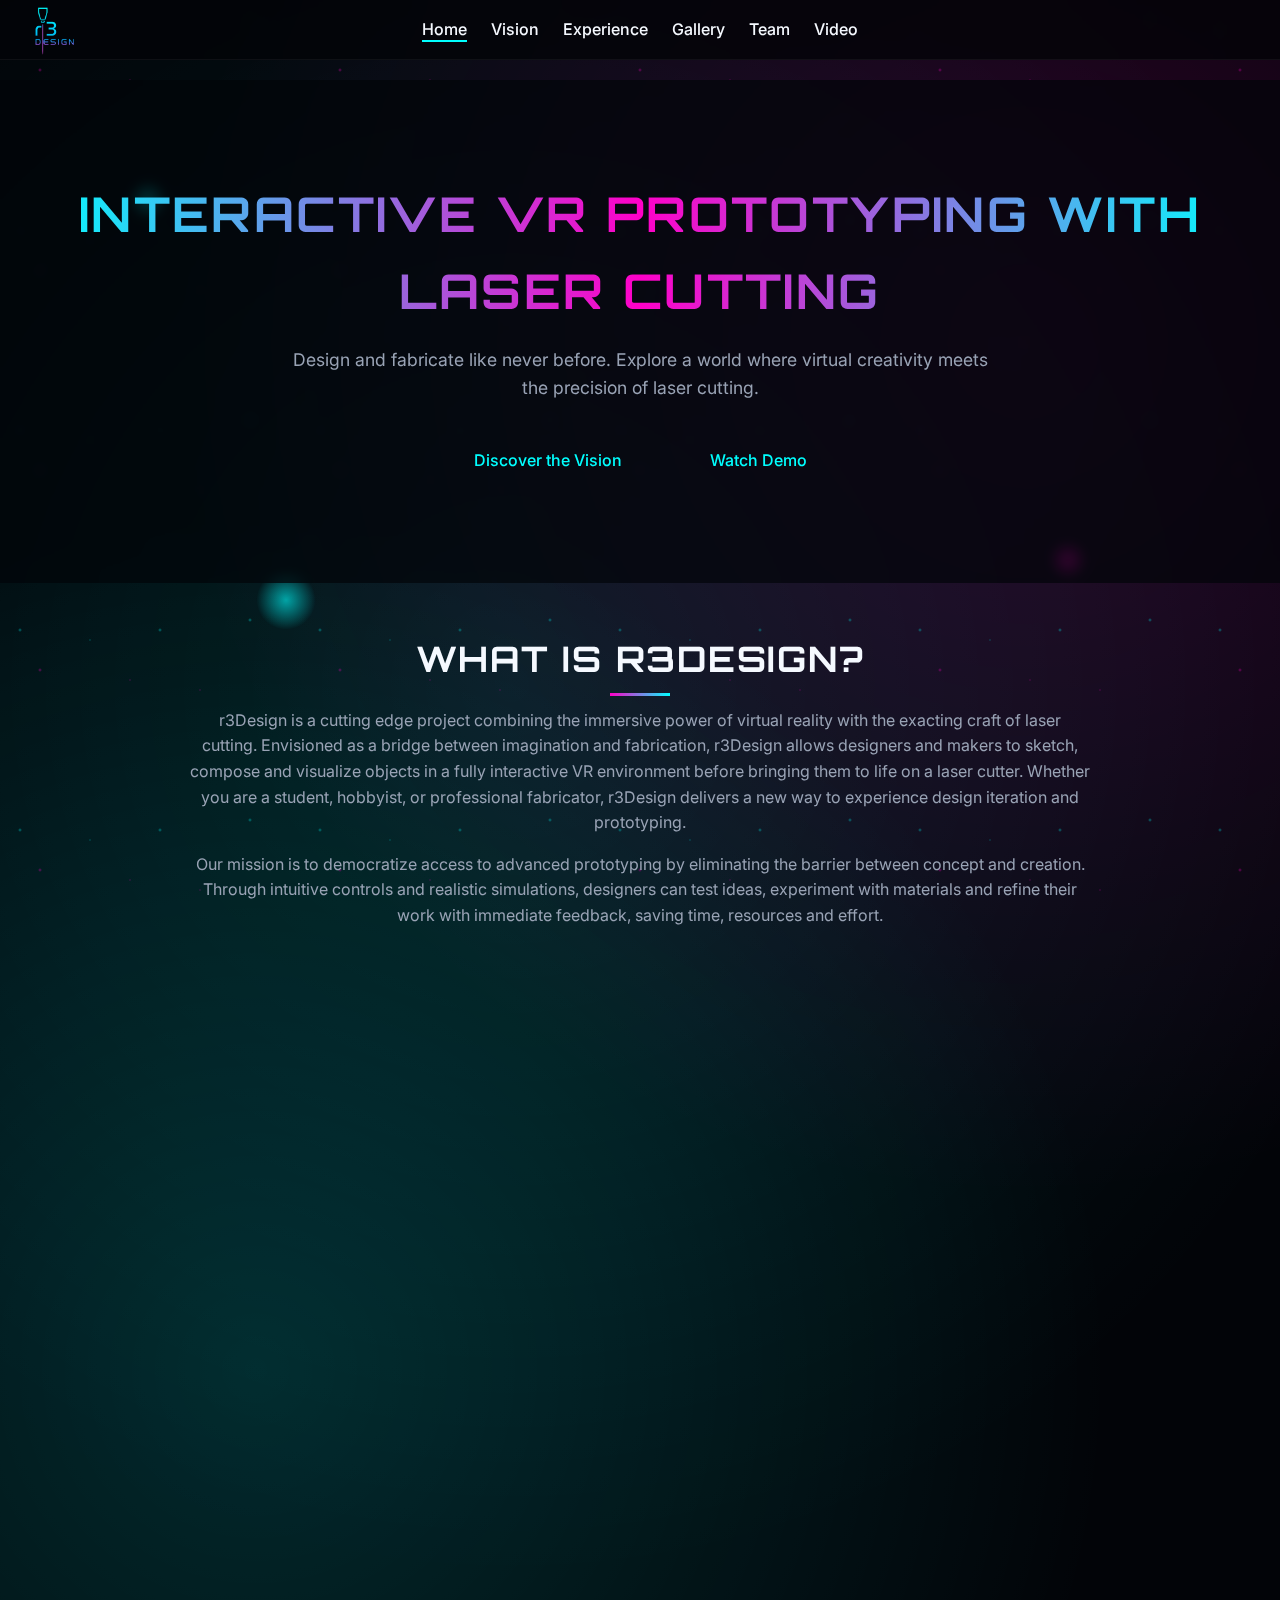
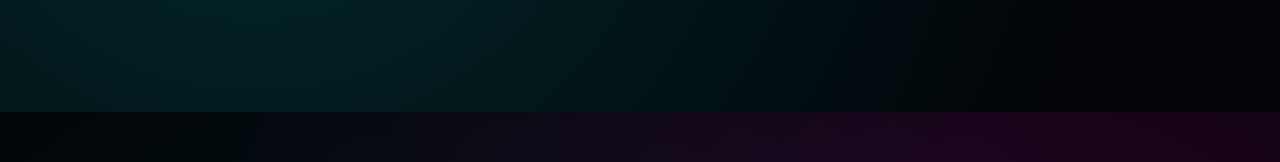
<file: index.html>
<!DOCTYPE html>
<html lang="en">
<head>
  <meta charset="UTF-8">
  <meta name="viewport" content="width=device-width, initial-scale=1.0">
  <title>r3Design Interactive VR Prototyping</title>
  <link href="https://fonts.googleapis.com/css2?family=Orbitron:wght@400;700&family=Inter:wght@400;600;700&family=Poppins:wght@400;600;700&display=swap" rel="stylesheet">
  <link rel="stylesheet" href="css/style.css">
</head>
<body>
  <nav>
    <div class="logo">
      <a href="index.html" class="logo-link" aria-label="r3Design">
        <img src="assets/img/r3DesignLogo.png" alt="r3Design logo">
      </a>
    </div>
    <ul>
      <li><a href="index.html" class="active">Home</a></li>
      <li><a href="vision.html">Vision</a></li>
      <li><a href="experience.html">Experience</a></li>
      <li><a href="gallery.html">Gallery</a></li>
      <li><a href="team.html">Team</a></li>
      <li><a href="video.html">Video</a></li>
    </ul>
  </nav>
  <div class="page-wrapper">
    <!-- Hero section -->
    <header class="page-header" style="padding-top:6rem; padding-bottom:6rem;">
      <h1>Interactive VR Prototyping with Laser Cutting</h1>
  <p>Design and fabricate like never before. Explore a world where virtual creativity meets the precision of laser cutting.</p>
      <div style="margin-top:2rem; display:flex; gap:1rem; justify-content:center; flex-wrap:wrap;">
        <a href="vision.html" class="btn">Discover the Vision</a>
        <a href="video.html" class="btn outline">Watch Demo</a>
      </div>
    </header>

    <!-- Overview section -->
    <section class="reveal">
  <h2 class="section-title">What is r3Design?</h2>
    <p>
  r3Design is a cutting edge project combining the immersive power of virtual reality with the exacting craft of laser cutting.  
  Envisioned as a bridge between imagination and fabrication, r3Design allows designers and makers to sketch, compose and visualize objects in a fully interactive VR environment before bringing them to life on a laser cutter.  
  Whether you are a student, hobbyist, or professional fabricator, r3Design delivers a new way to experience design iteration and prototyping.
    </p>
      <p>
    Our mission is to democratize access to advanced prototyping by eliminating the barrier between concept and creation.  
  Through intuitive controls and realistic simulations, designers can test ideas, experiment with materials and refine their work with immediate feedback, saving time, resources and effort.
      </p>
    </section>

    <!-- Features preview -->
    <section class="reveal">
      <h2 class="section-title">Key Features</h2>
      <div class="card-grid">
        <div class="card">
          <h3>Visualize</h3>
          <p>See your designs unfold on a limitless canvas. Draw precise shapes, lines and patterns directly in VR.</p>
          <a href="experience.html#visualize" class="btn outline" style="margin-top:1rem;">Learn more</a>
        </div>
        <div class="card">
          <h3>Create</h3>
          <p>Assemble complex structures with intuitive tools. Import models or craft your own using natural gestures.</p>
          <a href="experience.html#create" class="btn outline" style="margin-top:1rem;">Learn more</a>
        </div>
        <div class="card">
          <h3>Simulate</h3>
          <p>Preview laser-cut paths, speeds and material interactions. Identify issues before they happen in the real world.</p>
          <a href="experience.html#simulate" class="btn outline" style="margin-top:1rem;">Learn more</a>
        </div>
        <div class="card">
          <h3>Interact</h3>
          <p>Step into a mixed-reality stage where your creation appears at full scale. Refine details in context.</p>
          <a href="experience.html#interact" class="btn outline" style="margin-top:1rem;">Learn more</a>
        </div>
      </div>
    </section>

    <!-- Call to action -->
    <section class="reveal center">
      <h2 class="section-title">Ready to dive deeper?</h2>
  <p>Explore our in-depth vision, meet the team behind r3Design, browse our gallery or watch a demo of the system in action.</p>
      <div style="margin-top:2rem; display:flex; gap:1rem; justify-content:center; flex-wrap:wrap;">
        <a href="vision.html" class="btn">Vision</a>
        <a href="team.html" class="btn">Team</a>
        <a href="gallery.html" class="btn">Gallery</a>
      </div>
    </section>
  </div>
  <script src="js/script.js"></script>
</body>
</html>
</file>
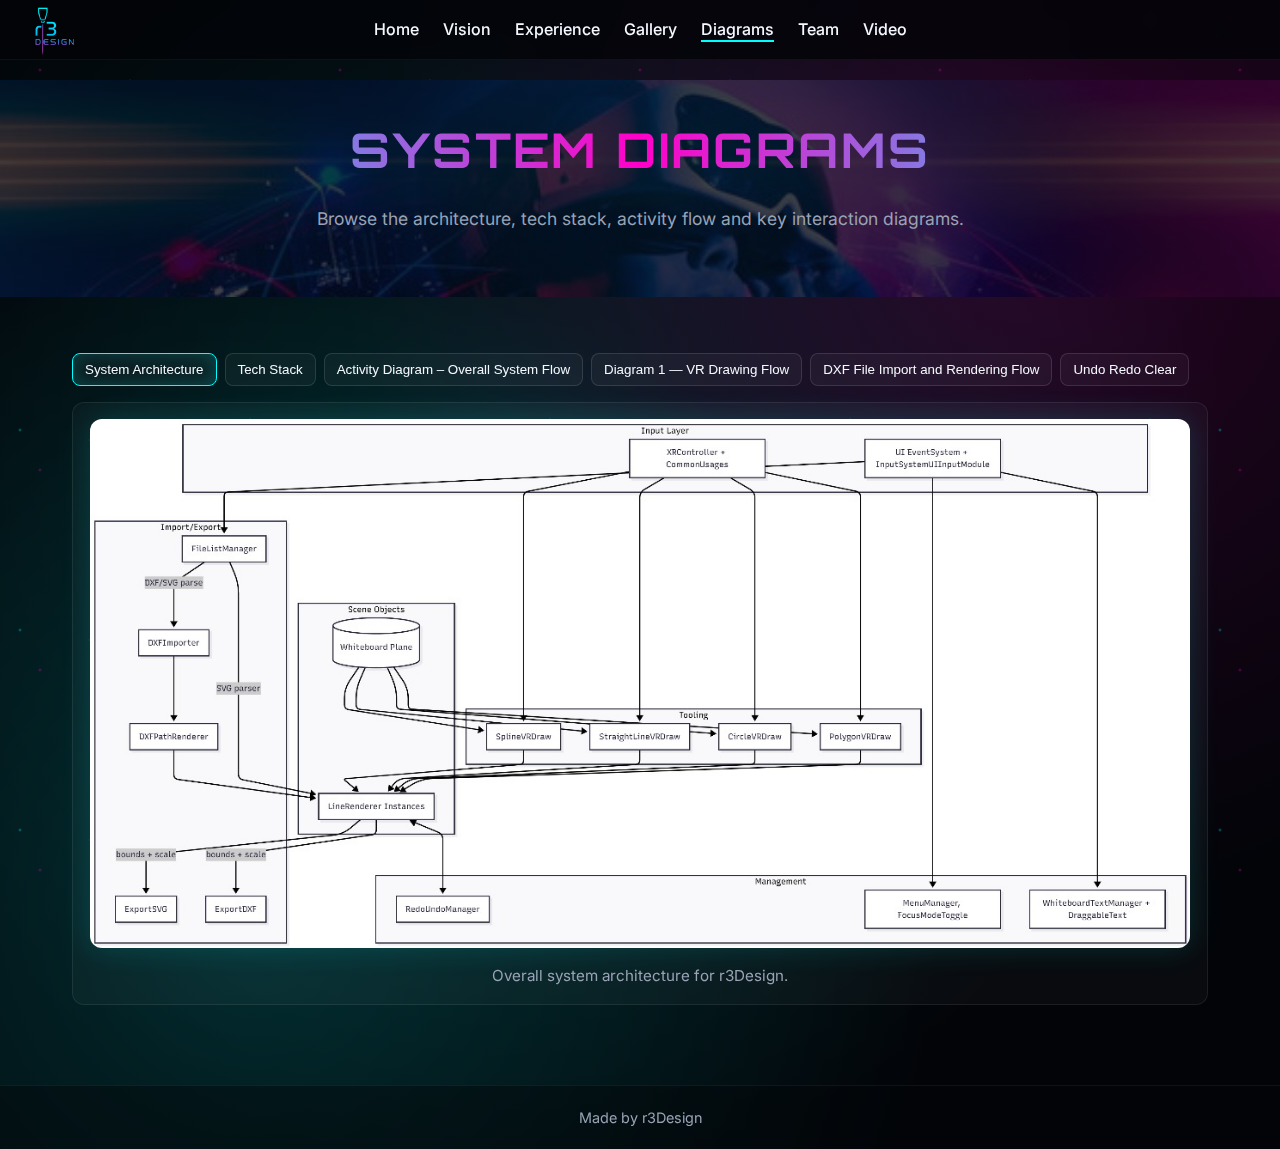
<file: diagrams.html>
<!DOCTYPE html>
<html lang="en">
<head>
  <meta charset="UTF-8">
  <meta name="viewport" content="width=device-width, initial-scale=1.0">
  <title>Diagrams • r3Design</title>
  <link href="https://fonts.googleapis.com/css2?family=Orbitron:wght@400;700&family=Inter:wght@400;600;700&family=Poppins:wght@400;600;700&display=swap" rel="stylesheet">
  <link rel="stylesheet" href="css/style.css">
</head>
<body>
  <nav>
    <div class="logo">
      <a href="index.html" class="logo-link" aria-label="r3Design">
        <img src="assets/img/r3DesignLogo.png" alt="r3Design logo">
      </a>
    </div>
    <ul>
      <li><a href="index.html">Home</a></li>
      <li><a href="vision.html">Vision</a></li>
      <li><a href="experience.html">Experience</a></li>
      <li><a href="gallery.html">Gallery</a></li>
      <li><a href="diagrams.html" class="active">Diagrams</a></li>
      <li><a href="team.html">Team</a></li>
      <li><a href="video.html">Video</a></li>
    </ul>
  </nav>

  <div class="page-wrapper">
    <header class="page-header" style="background: linear-gradient(180deg, rgba(2,4,8,0.75), rgba(2,4,8,0.75)), url('assets/img/Pages/virtual-reality-1-cutcut.jpg') center/cover no-repeat;">
      <h1>System Diagrams</h1>
      <p>Browse the architecture, tech stack, activity flow and key interaction diagrams.</p>
    </header>

    <section class="reveal">
      <div class="tabs" id="diagramTabs">
        <div class="tab-buttons" role="tablist" aria-label="Diagram navigation">
          <button role="tab" aria-selected="true" aria-controls="tab-arch" id="tabbtn-arch" class="active">System Architecture</button>
          <button role="tab" aria-selected="false" aria-controls="tab-stack" id="tabbtn-stack">Tech Stack</button>
          <button role="tab" aria-selected="false" aria-controls="tab-activity" id="tabbtn-activity">Activity Diagram – Overall System Flow</button>
          <button role="tab" aria-selected="false" aria-controls="tab-vrdraw" id="tabbtn-vrdraw">Diagram 1 — VR Drawing Flow</button>
          <button role="tab" aria-selected="false" aria-controls="tab-dxf" id="tabbtn-dxf">DXF File Import and Rendering Flow</button>
          <button role="tab" aria-selected="false" aria-controls="tab-undo" id="tabbtn-undo">Undo Redo Clear</button>
        </div>

        <div class="tab-content">
          <div id="tab-arch" class="tab-panel active" role="tabpanel" aria-labelledby="tabbtn-arch">
            <figure class="diagram-figure">
              <img src="assets/img/Diagrams/system-architecture.jpg" alt="System Architecture diagram" loading="lazy">
              <figcaption>Overall system architecture for r3Design.</figcaption>
            </figure>
          </div>

          <div id="tab-stack" class="tab-panel" role="tabpanel" aria-labelledby="tabbtn-stack" hidden>
            <figure class="diagram-figure">
              <img src="assets/img/Diagrams/tech-stack.jpg" alt="Tech Stack diagram" loading="lazy">
              <figcaption>Tech stack: engine, runtimes, input and formats.</figcaption>
            </figure>
          </div>

          <div id="tab-activity" class="tab-panel" role="tabpanel" aria-labelledby="tabbtn-activity" hidden>
            <figure class="diagram-figure">
              <img src="assets/img/Diagrams/activity-overall.jpg" alt="Activity Diagram – Overall System Flow" loading="lazy">
              <figcaption>Activity diagram covering the overall system flow.</figcaption>
            </figure>
          </div>

          <div id="tab-vrdraw" class="tab-panel" role="tabpanel" aria-labelledby="tabbtn-vrdraw" hidden>
            <figure class="diagram-figure">
              <img src="assets/img/Diagrams/vr-drawing-flow.jpg" alt="VR Drawing flow sequence" loading="lazy">
              <figcaption>VR drawing sequence showing interactions and data flow.</figcaption>
            </figure>
          </div>

          <div id="tab-dxf" class="tab-panel" role="tabpanel" aria-labelledby="tabbtn-dxf" hidden>
            <figure class="diagram-figure">
              <img src="assets/img/Diagrams/dxf-import-flow.jpg" alt="DXF File Import and Rendering flow sequence" loading="lazy">
              <figcaption>DXF import pipeline through parsing and rendering.</figcaption>
            </figure>
          </div>

          <div id="tab-undo" class="tab-panel" role="tabpanel" aria-labelledby="tabbtn-undo" hidden>
            <figure class="diagram-figure diagram-figure--small">
              <img src="assets/img/Diagrams/undo-redo-clear.jpg" alt="Undo Redo Clear state machine" loading="lazy">
              <figcaption>State machine for undo, redo and clear actions.</figcaption>
            </figure>
          </div>
        </div>
      </div>
    </section>
  </div>

  <footer> Made by r3Design</footer>
  <script src="js/script.js"></script>
  <script>
    // Lightweight tab controller for this page
    (function(){
      const container = document.getElementById('diagramTabs');
      if(!container) return;
      const buttons = Array.from(container.querySelectorAll('.tab-buttons [role="tab"]'));
      const panels = Array.from(container.querySelectorAll('.tab-panel'));
      const activate = (id) => {
        buttons.forEach(btn => {
          const selected = btn.id === 'tabbtn-' + id;
          btn.classList.toggle('active', selected);
          btn.setAttribute('aria-selected', selected ? 'true' : 'false');
          btn.tabIndex = selected ? 0 : -1;
        });
        panels.forEach(p => {
          const show = p.id === 'tab-' + id;
          p.classList.toggle('active', show);
          p.hidden = !show;
        });
      };
      buttons.forEach(btn => btn.addEventListener('click', () => activate(btn.id.replace('tabbtn-',''))));
      // Keyboard support
      container.addEventListener('keydown', (e) => {
        const i = buttons.findIndex(b => b.classList.contains('active'));
        if (e.key === 'ArrowRight') { e.preventDefault(); buttons[(i+1)%buttons.length].click(); }
        if (e.key === 'ArrowLeft') { e.preventDefault(); buttons[(i-1+buttons.length)%buttons.length].click(); }
      });
    })();
  </script>
</body>
</html>
</file>
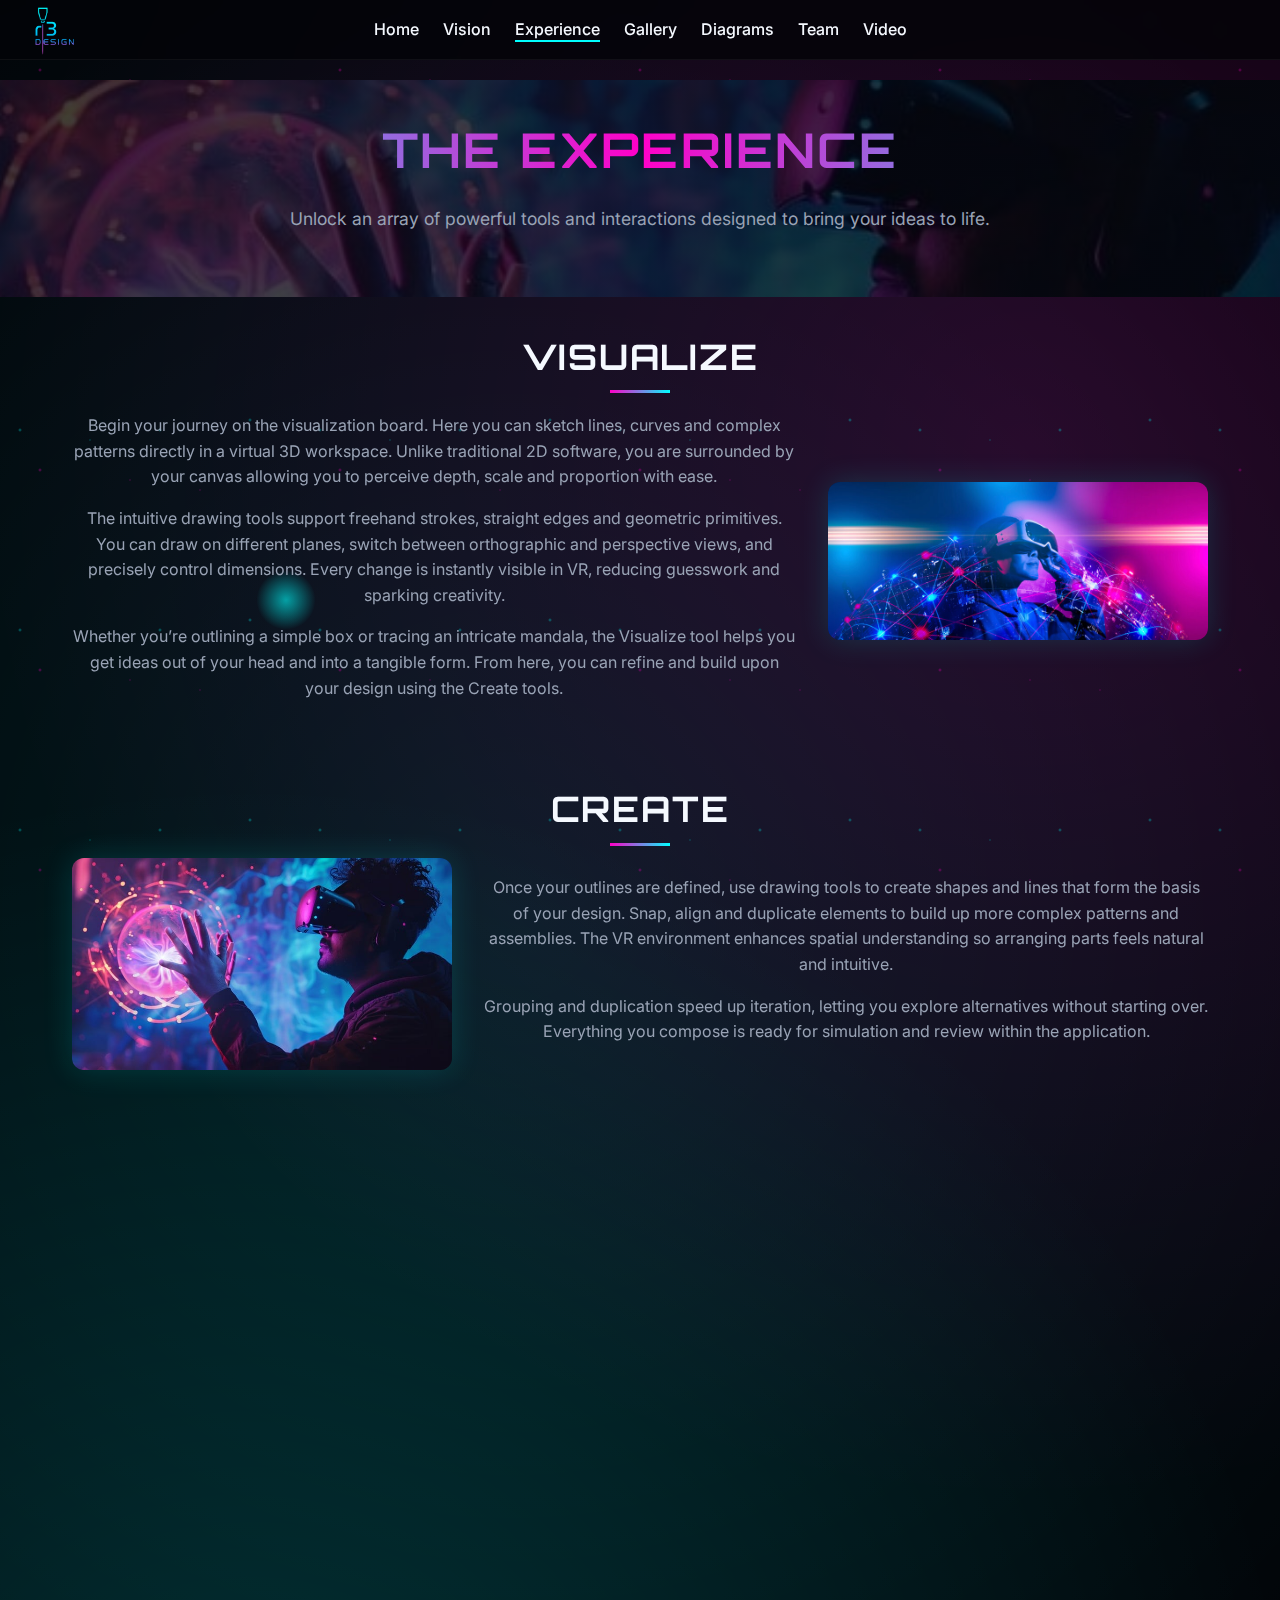
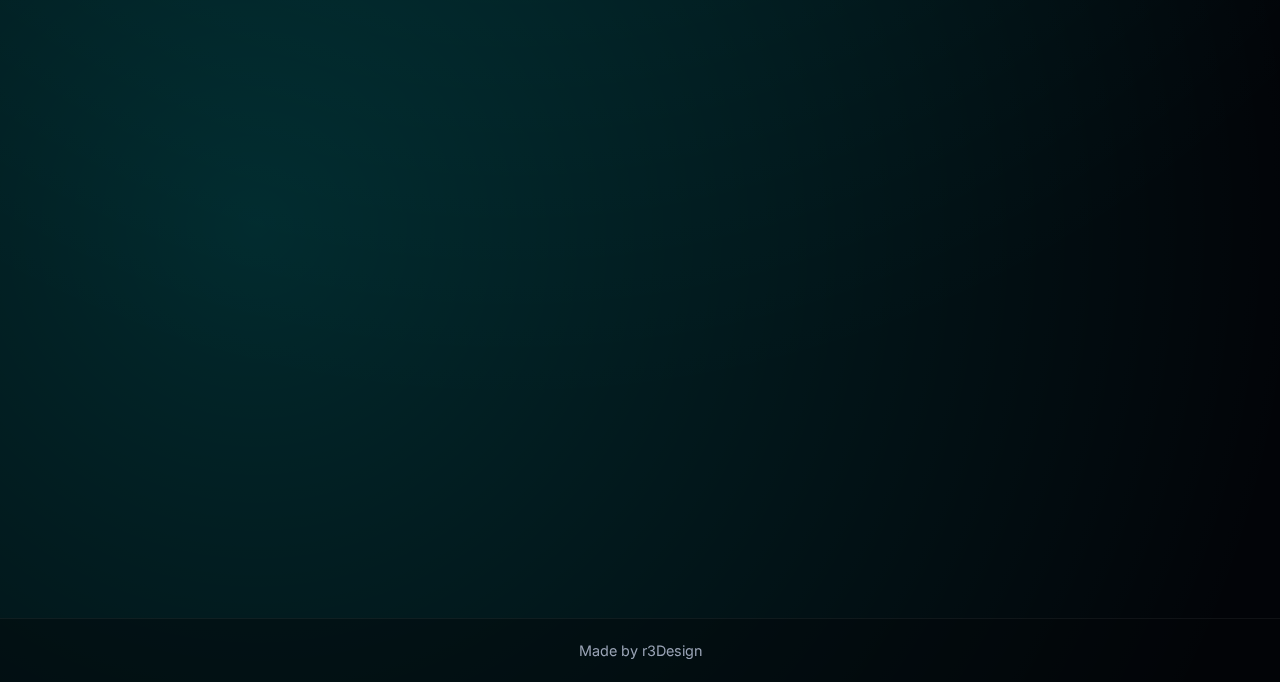
<file: experience.html>
<!DOCTYPE html>
<html lang="en">
<head>
  <meta charset="UTF-8">
  <meta name="viewport" content="width=device-width, initial-scale=1.0">
  <title>Experience r3Design</title>
  <link href="https://fonts.googleapis.com/css2?family=Orbitron:wght@400;700&family=Inter:wght@400;600;700&family=Poppins:wght@400;600;700&display=swap" rel="stylesheet">
  <link rel="stylesheet" href="css/style.css">
  <!-- Font Awesome for icons -->
  <link rel="stylesheet" href="https://cdnjs.cloudflare.com/ajax/libs/font-awesome/6.4.2/css/all.min.css" integrity="sha512-DEx11XpJWfC/Cz4L7sN5ibSnqDGpL3wEoZknvznOf/jAPxUTFKoBgo6LZphkAO3KgC3PLK/nCHpn7MK2c0ntYQ==" crossorigin="anonymous" referrerpolicy="no-referrer" />
</head>
<body>
  <nav>
    <div class="logo">
      <a href="index.html" class="logo-link" aria-label="r3Design">
        <img src="assets/img/r3DesignLogo.png" alt="r3Design logo">
      </a>
    </div>
    <ul>
      <li><a href="index.html">Home</a></li>
      <li><a href="vision.html">Vision</a></li>
      <li><a href="experience.html" class="active">Experience</a></li>
      <li><a href="gallery.html">Gallery</a></li>
      <li><a href="diagrams.html">Diagrams</a></li>
      <li><a href="team.html">Team</a></li>
      <li><a href="video.html">Video</a></li>
    </ul>
  </nav>
  <div class="page-wrapper">
    <header class="page-header" style="background: linear-gradient(180deg, rgba(2,4,8,0.75), rgba(2,4,8,0.75)), url('assets/img/Pages/futuristic-vr-experience-stockcake-cutcut.jpg') center/cover no-repeat;">
      <h1>The Experience</h1>
      <p>Unlock an array of powerful tools and interactions designed to bring your ideas to life.</p>
    </header>
    
      
      
    <!-- Visualize feature -->
    <section id="visualize" class="reveal feature">
      <h2 class="section-title">Visualize</h2>
      <div class="feature-row">
        <div class="feature-text">
          <p>
            Begin your journey on the visualization board. Here you can sketch lines, curves and complex patterns directly in a virtual 3D workspace. Unlike traditional 2D software, you are surrounded by your canvas allowing you to perceive depth, scale and proportion with ease.
          </p>
          <p>
            The intuitive drawing tools support freehand strokes, straight edges and geometric primitives. You can draw on different planes, switch between orthographic and perspective views, and precisely control dimensions. Every change is instantly visible in VR, reducing guesswork and sparking creativity.
          </p>
          <p>
            Whether you’re outlining a simple box or tracing an intricate mandala, the Visualize tool helps you get ideas out of your head and into a tangible form. From here, you can refine and build upon your design using the Create tools.
          </p>
        </div>
        <div class="feature-media">
          <img src="assets/img/Pages/virtual-reality-1.jpg" alt="Visualize preview: VR sketching" style="width:100%; max-width:420px; border-radius:12px; box-shadow:0 0 30px rgba(0,255,255,0.15);">
        </div>
      </div>
    </section>
    <!-- Create feature (drawing-focused) -->
    <section id="create" class="reveal feature feature--reverse">
      <h2 class="section-title">Create</h2>
      <div class="feature-row">
        <div class="feature-text">
          <p>
            Once your outlines are defined, use drawing tools to create shapes and lines that form the basis of your design. Snap, align and duplicate elements to build up more complex patterns and assemblies. The VR environment enhances spatial understanding so arranging parts feels natural and intuitive.
          </p>
          <p>
            Grouping and duplication speed up iteration, letting you explore alternatives without starting over. Everything you compose is ready for simulation and review within the application.
          </p>
        </div>
        <div class="feature-media">
          <img src="assets/img/Pages/futuristic-vr-experience-stockcake.jpg" alt="Create preview: arranging parts" style="width:100%; max-width:420px; border-radius:12px; box-shadow:0 0 30px rgba(0,255,255,0.15);">
        </div>
      </div>
    </section>
    <!-- Simulate feature -->
    <section id="simulate" class="reveal feature">
      <h2 class="section-title">Simulate</h2>
      <div class="feature-row">
        <div class="feature-text">
          <p>
            Before you cut, simulate. The Simulate engine reproduces the laser’s path, speed and material interactions in real time. Watch the laser travel across your design, leaving a glowing path and showing any problem areas. Adjust settings such as power and speed to see how they affect the cut quality and time.
          </p>
          <p>
            Simulation helps you catch overlaps, incomplete paths and geometry that the cutter cannot process. You can see where the laser starts, where it lifts and how it moves between segments. This process prevents costly mistakes and wasted material in real life.
          </p>
          <p>
            For educational purposes, the engine visualizes the physics of laser cutting giving students insight into how energy, speed and material properties interact. No more surprises when your design hits the laser cutter.
          </p>
        </div>
        <div class="feature-media">
          <img src="assets/img/Pages/The_Future_of_Sound_AI_Voice_Cloning_for_the_Metaverse-cut.jpg" alt="Simulate preview: laser path network" style="width:100%; max-width:420px; border-radius:12px; box-shadow:0 0 30px rgba(0,255,255,0.15);">
        </div>
      </div>
    </section>
    <!-- Interact feature -->
    <section id="interact" class="reveal feature feature--reverse">
      <h2 class="section-title">Interact</h2>
      <div class="feature-row">
        <div class="feature-text">
          <p>
            Step into mixed reality. With compatible headsets like Meta Quest, r3Design projects your design into your physical space. Walk around it, scale it to real world size, and see how it fits within an environment. This contextual understanding is invaluable when designing products for human use or specific spaces.
          </p>
          <p>
            The Interact mode isn’t just about viewing it’s about feedback. Grab parts, stretch them, rotate them and watch them snap back into your design. Collaborate with teammates as they observe from different angles. It’s like holding the object in your hands before it exists.
          </p>
          <p>
            By overlaying virtual prototypes onto real desks, walls or floors, you can assess ergonomics and aesthetics without wasting material. This is the future of design evaluation.
          </p>
        </div>
        <div class="feature-media">
          <img src="assets/img/Pages/bigstock-Metaverse-Digital-Avatar-Meta-445388276-768x512.webp" alt="Interact preview: mixed reality" style="width:100%; max-width:420px; border-radius:12px; box-shadow:0 0 30px rgba(0,255,255,0.15);">
        </div>
      </div>
    </section>
      
      
  </div>
  <footer> Made by r3Design</footer>
  <script src="js/script.js"></script>
</body>
</html>
</file>
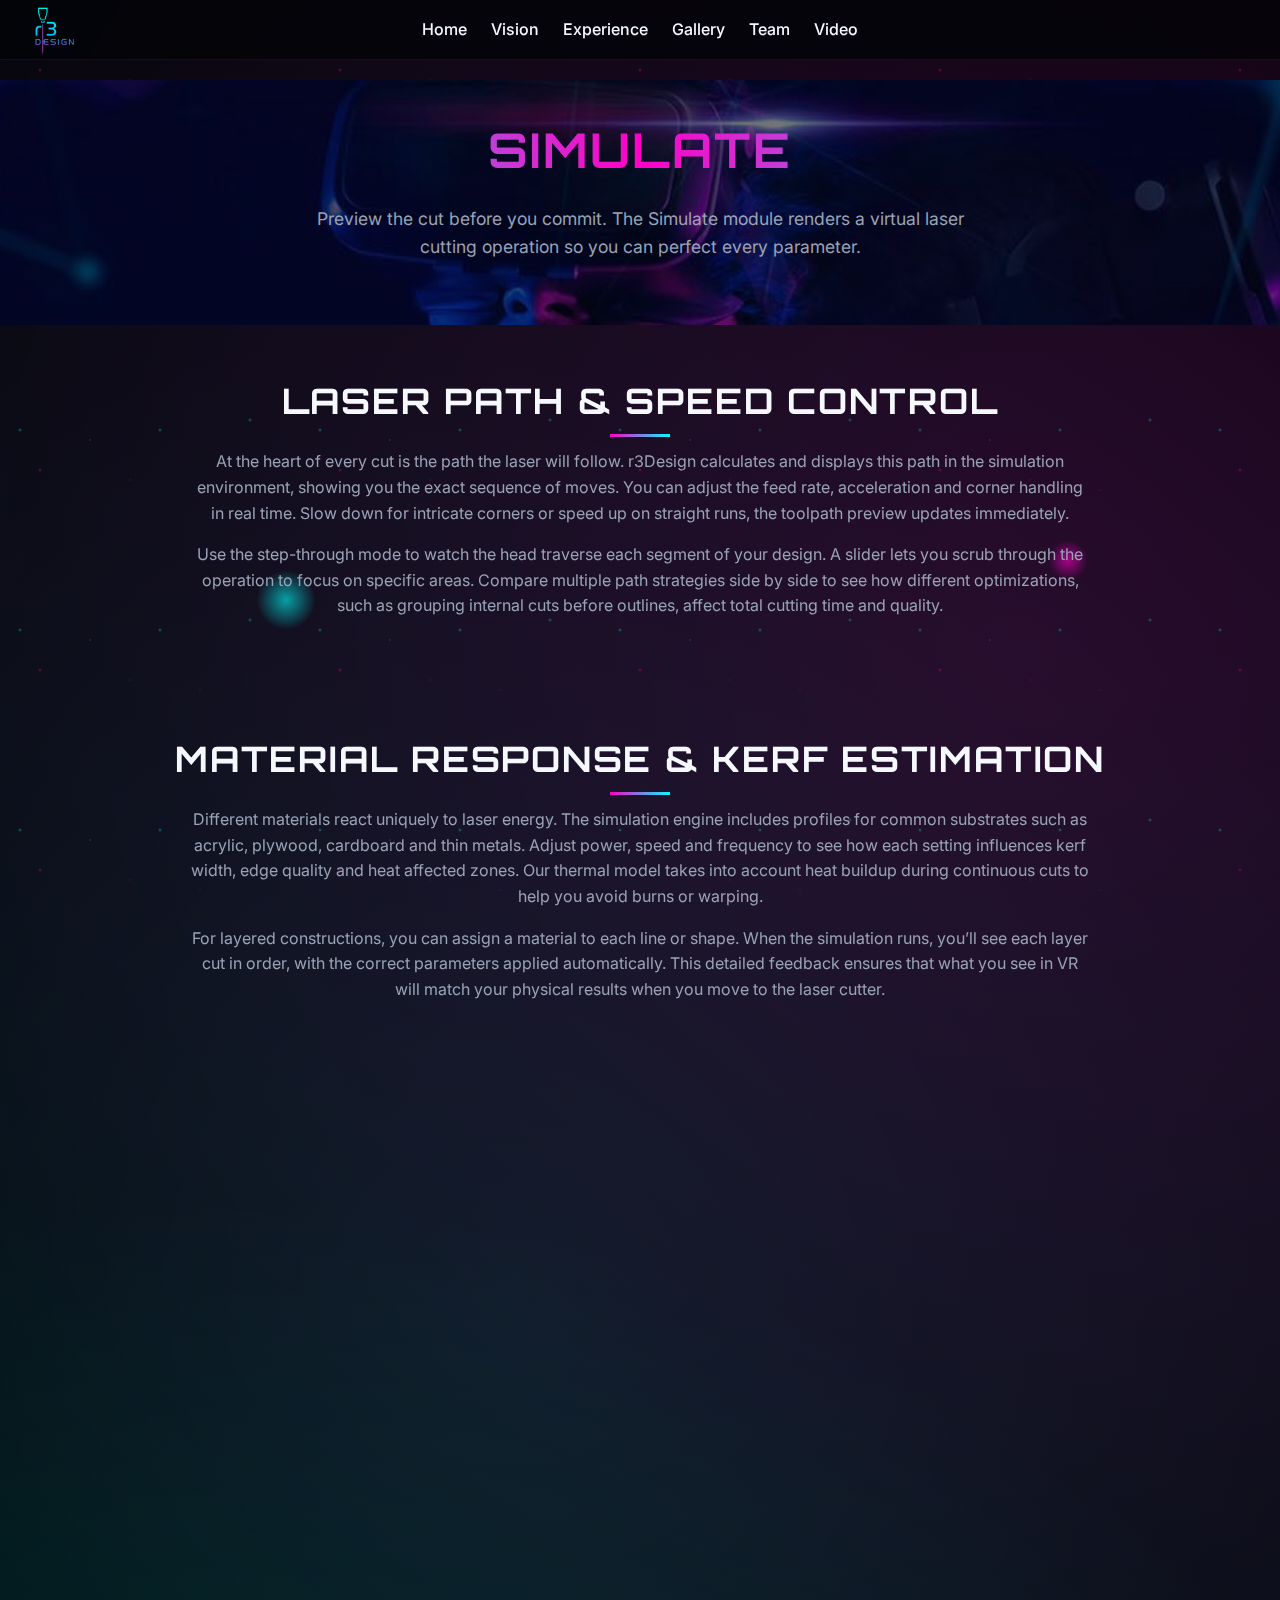
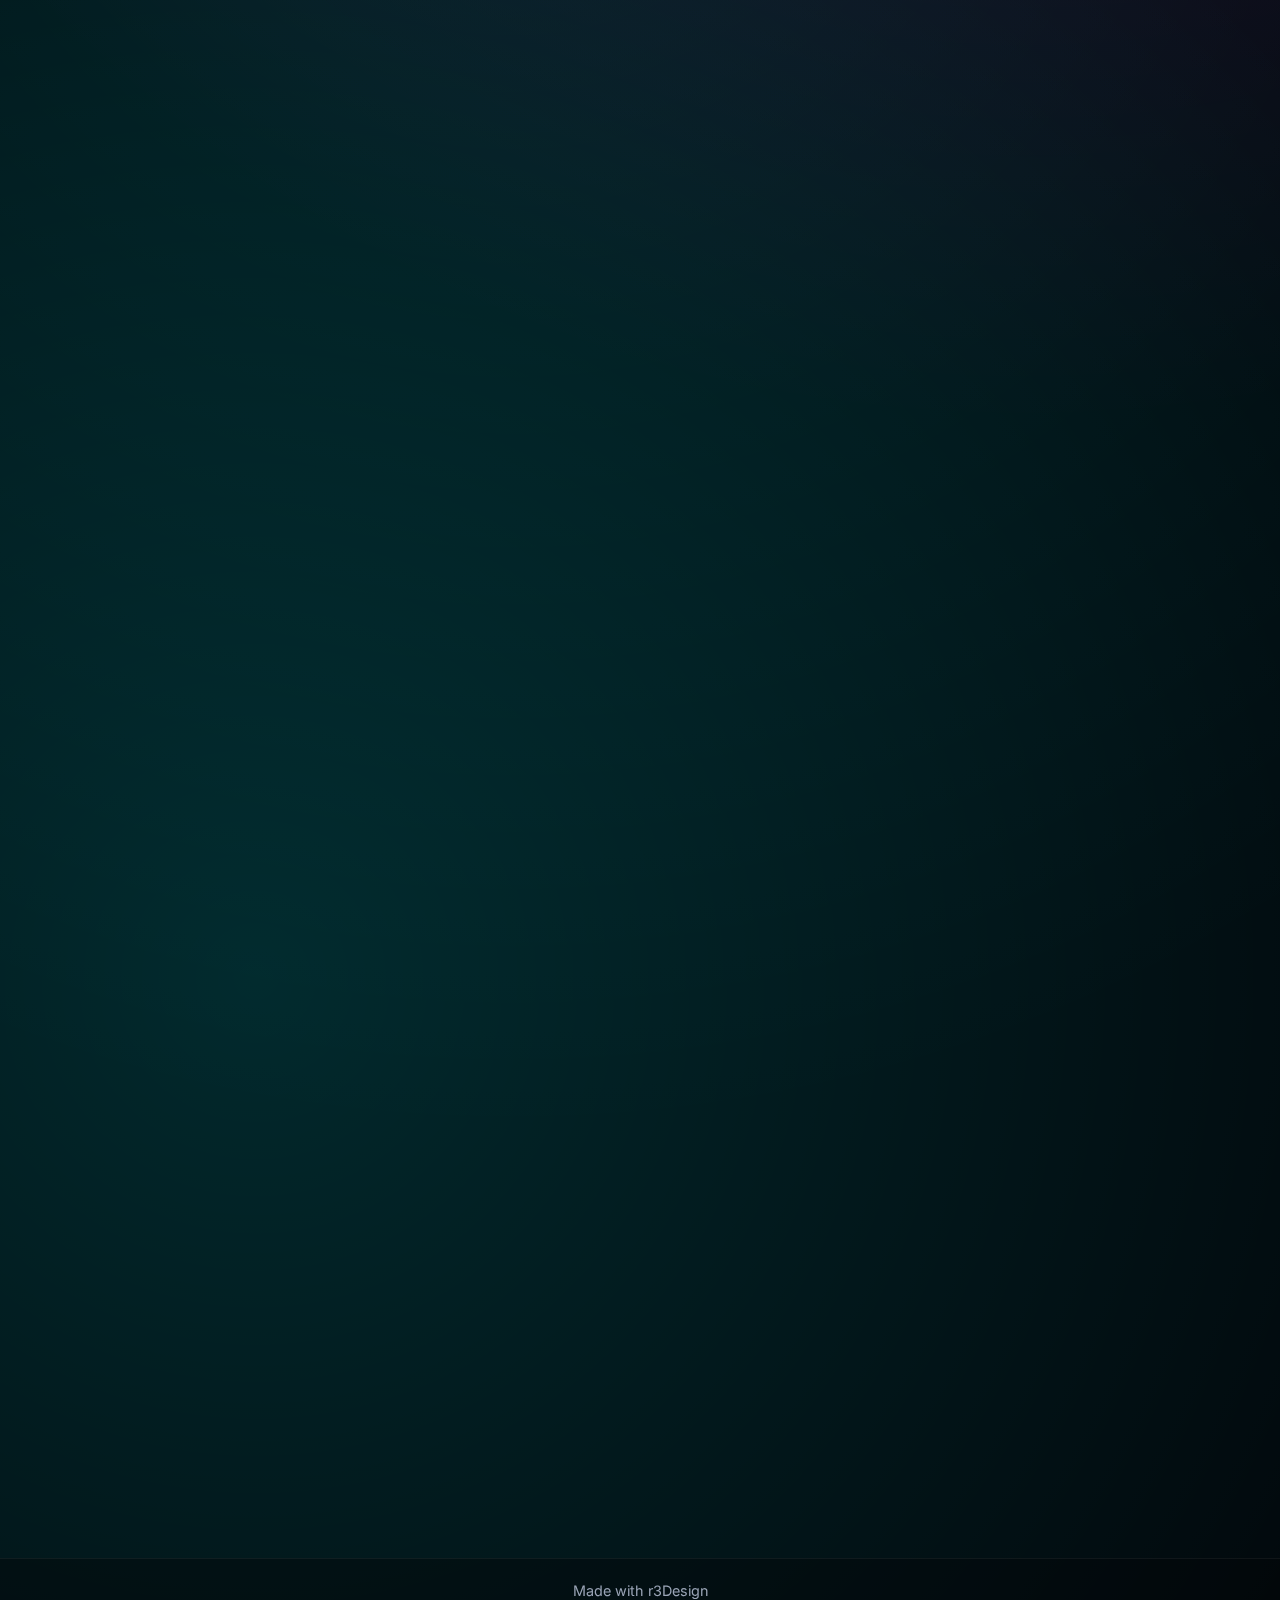
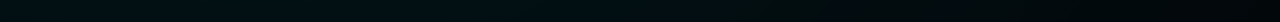
<file: simulate.html>
<!DOCTYPE html>
<html lang="en">
<head>
  <meta charset="UTF-8">
  <meta name="viewport" content="width=device-width, initial-scale=1.0">
  <title>Simulate r3Design</title>
  <!-- Typography imports -->
  <link href="https://fonts.googleapis.com/css2?family=Orbitron:wght@400;700&family=Inter:wght@400;600;700&family=Poppins:wght@400;600;700&display=swap" rel="stylesheet">
  <link rel="stylesheet" href="css/style.css">
</head>
<body>
  <!-- Navigation shared across pages -->
  <nav>
    <div class="logo">
      <a href="index.html" class="logo-link" aria-label="r3Design">
        <img src="assets/img/r3DesignLogo.png" alt="r3Design logo">
      </a>
    </div>
    <ul>
      <li><a href="index.html">Home</a></li>
      <li><a href="vision.html">Vision</a></li>
      <li><a href="experience.html">Experience</a></li>
      <li><a href="gallery.html">Gallery</a></li>
      <li><a href="team.html">Team</a></li>
      <li><a href="video.html">Video</a></li>
    </ul>
  </nav>
  <div class="page-wrapper">
    <!-- Page header introducing the Simulate module -->
    <header class="page-header" style="background: linear-gradient(180deg, rgba(2,4,8,0.55), rgba(2,4,8,0.55)), url('assets/img/Pages/cutcutcut.jpg') center/cover no-repeat;">
      <h1>Simulate</h1>
      <p>Preview the cut before you commit.  The Simulate module renders a virtual laser cutting operation so you can perfect every parameter.</p>
    </header>
    
      
      
    <!-- Section: Laser Path & Speed -->
    <section class="reveal">
      <h2 class="section-title">Laser Path &amp; Speed Control</h2>
      <p>
  At the heart of every cut is the path the laser will follow.  r3Design calculates and displays this path in the simulation environment, showing you the exact sequence of moves.  You can adjust the feed rate, acceleration and corner handling in real time.  Slow down for intricate corners or speed up on straight runs, the toolpath preview updates immediately.
      </p>
      <p>
  Use the step-through mode to watch the head traverse each segment of your design.  A slider lets you scrub through the operation to focus on specific areas.  Compare multiple path strategies side by side to see how different optimizations, such as grouping internal cuts before outlines, affect total cutting time and quality.
      </p>
    </section>
    <!-- Section: Material Response Simulation -->
    <section class="reveal">
      <h2 class="section-title">Material Response &amp; Kerf Estimation</h2>
      <p>
        Different materials react uniquely to laser energy.  The simulation engine includes profiles for common substrates such as acrylic, plywood, cardboard and thin metals.  Adjust power, speed and frequency to see how each setting influences kerf width, edge quality and heat affected zones.  Our thermal model takes into account heat buildup during continuous cuts to help you avoid burns or warping.
      </p>
      <p>
        For layered constructions, you can assign a material to each line or shape.  When the simulation runs, you’ll see each layer cut in order, with the correct parameters applied automatically.  This detailed feedback ensures that what you see in VR will match your physical results when you move to the laser cutter.
      </p>
    </section>
    <!-- Section: Error Detection &amp; Safety -->
    <section class="reveal">
      <h2 class="section-title">Error Detection &amp; Safety Checks</h2>
      <p>
  The Simulate module isn’t just about show, it’s a safety tool.  It warns you of potential collisions, overcuts and unsupported material.  If a path crosses an area without a backing board, the system highlights the risk.  It also checks for overlapping cuts that might weaken the structure or cause burn-through.  Every warning includes suggestions on how to resolve the issue, such as reordering lines or adding tabs.
      </p>
      <p>
  You can also set up evacuation zones and hold-down points.  The simulation will show clamps or pins and verify that the laser head clears them.  For those working with fume extraction, estimated smoke generation and airflow patterns can be visualized to ensure your workshop stays safe.
      </p>
    </section>
    <!-- Section: Example Simulation -->
    <section class="reveal">
      <h2 class="section-title">Example Simulation Workflow</h2>
      <p>
        Consider cutting a custom display stand from 3 mm acrylic.  After designing the parts in Visualize and extruding them in Create, you import them into Simulate.  You choose an acrylic profile, set the feed rate to 6 mm/s and laser power to 70 %.  As the simulation plays, you can see a fine blue line tracing the outlines.  You notice that the slots for assembly are cutting too quickly, causing slight melting.  By lowering the speed on those lines and adding a dwell time at corners, the kerf becomes crisp and accurate.
      </p>
      <p>
  Once satisfied, you can export G-code directly from the simulation to your physical laser cutter or return to earlier modules to make further adjustments.  The entire process takes place within VR, keeping you immersed and informed.
      </p>
      <img src="assets/img/Pages/The_Future_of_Sound_AI_Voice_Cloning_for_the_Metaverse-cut.jpg" alt="Simulation example" style="width:100%; max-width:800px; border-radius:12px; margin-top:1rem; box-shadow:0 0 30px rgba(0,255,255,0.1);">
    </section>
    <!-- Back button -->
    <section class="reveal center">
      <a href="experience.html#simulate" class="btn" style="margin-top:2rem;">Back to Experience</a>
    </section>
      
      
  </div>
  <footer>Made with r3Design</footer>
  <!-- Scripts -->
  <script src="js/script.js"></script>
</body>
</html>
</file>
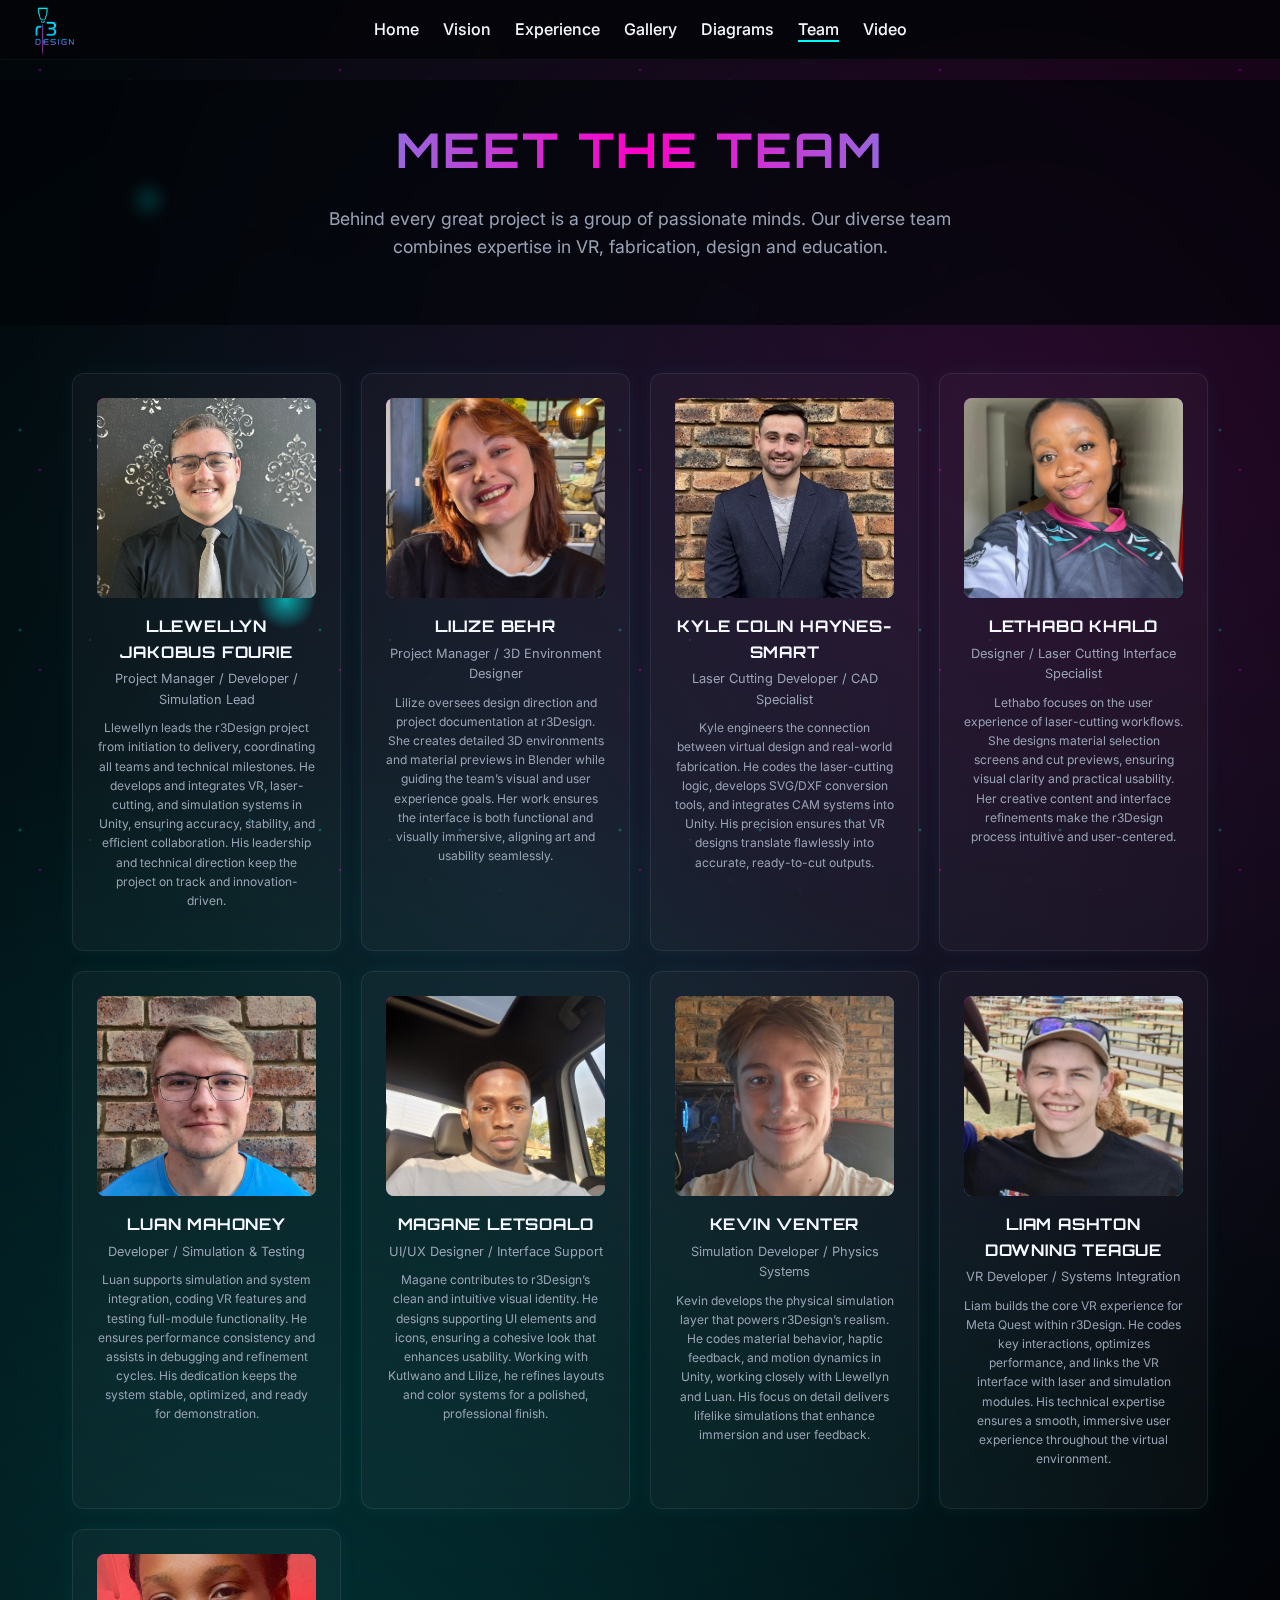
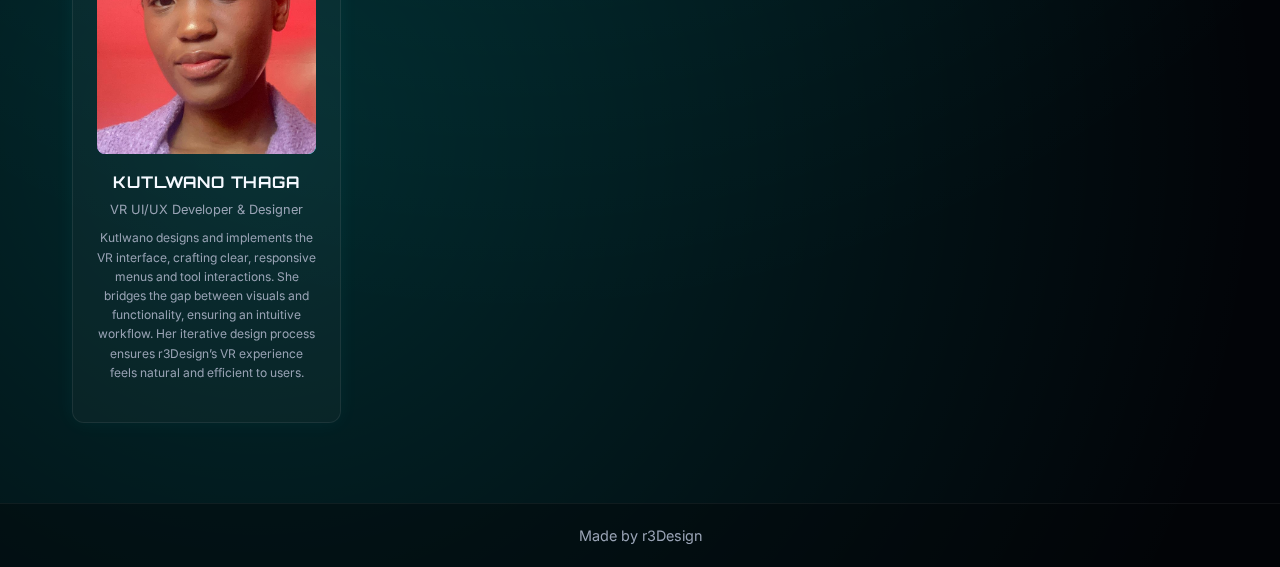
<file: team.html>
<!DOCTYPE html>
<html lang="en">

<head>
  <meta charset="UTF-8">
  <meta name="viewport" content="width=device-width, initial-scale=1.0">
  <title>The Team r3Design</title>
  <link
    href="https://fonts.googleapis.com/css2?family=Orbitron:wght@400;700&family=Inter:wght@400;600;700&family=Poppins:wght@400;600;700&display=swap"
    rel="stylesheet">
  <link rel="stylesheet" href="css/style.css">
</head>

<body>
  <nav>
    <div class="logo">
      <a href="index.html" class="logo-link" aria-label="r3Design">
        <img src="assets/img/r3DesignLogo.png" alt="r3Design logo">
      </a>
    </div>
    <ul>
      <li><a href="index.html">Home</a></li>
      <li><a href="vision.html">Vision</a></li>
      <li><a href="experience.html">Experience</a></li>
      <li><a href="gallery.html">Gallery</a></li>
      <li><a href="diagrams.html">Diagrams</a></li>
      <li><a href="team.html" class="active">Team</a></li>
      <li><a href="video.html">Video</a></li>
    </ul>
  </nav>
  <div class="page-wrapper">
    <header class="page-header">
      <h1>Meet the Team</h1>
      <p>Behind every great project is a group of passionate minds. Our diverse team combines expertise in VR,
        fabrication, design and education.</p>
    </header>
    <section class="reveal">
      <div class="card-grid">
        <div class="team-card">
          <div class="avatar">
            <img src="assets/img/llewellyn_jakobus_fourie.jpg" alt="Llewellyn Jakobus Fourie">
          </div>
          <h3>Llewellyn Jakobus Fourie</h3>
          <span class="role">Project Manager / Developer / Simulation Lead</span>
          <p class="bio">Llewellyn leads the r3Design project from initiation to delivery, coordinating all teams and
            technical milestones. He develops and integrates VR, laser-cutting, and simulation systems in Unity,
            ensuring accuracy, stability, and efficient collaboration. His leadership and technical direction keep the
            project on track and innovation-driven.</p>
        </div>
        <div class="team-card">
          <div class="avatar">
            <img src="assets/img/lilize_behr.jpg" alt="Lilize Behr">
          </div>
          <h3>Lilize Behr</h3>
          <span class="role">Project Manager / 3D Environment Designer</span>
          <p class="bio">Lilize oversees design direction and project documentation at r3Design. She creates detailed 3D
            environments and material previews in Blender while guiding the team’s visual and user experience goals. Her
            work ensures the interface is both functional and visually immersive, aligning art and usability seamlessly.
          </p>
        </div>
        <div class="team-card">
          <div class="avatar">
            <img src="assets/img/kyle_colin_haynes_smart.jpg" alt="Kyle Colin Haynes-Smart">
          </div>
          <h3>Kyle Colin Haynes-Smart</h3>
          <span class="role">Laser Cutting Developer / CAD Specialist</span>
          <p class="bio">Kyle engineers the connection between virtual design and real-world fabrication. He codes the
            laser-cutting logic, develops SVG/DXF conversion tools, and integrates CAM systems into Unity. His precision
            ensures that VR designs translate flawlessly into accurate, ready-to-cut outputs.</p>
        </div>
        <div class="team-card">
          <div class="avatar">
            <img src="assets/img/lethabo_khalo.jpg" alt="Lethabo Khalo">
          </div>
          <h3>Lethabo Khalo</h3>
          <span class="role">Designer / Laser Cutting Interface Specialist</span>
          <p class="bio">Lethabo focuses on the user experience of laser-cutting workflows. She designs material
            selection screens and cut previews, ensuring visual clarity and practical usability. Her creative content
            and interface refinements make the r3Design process intuitive and user-centered.</p>
        </div>
        <div class="team-card">
          <div class="avatar">
            <img src="assets/img/luan_mahoney.jpg" alt="Luan Mahoney">
          </div>
          <h3>Luan Mahoney</h3>
          <span class="role">Developer / Simulation & Testing</span>
          <p class="bio">Luan supports simulation and system integration, coding VR features and testing full-module
            functionality. He ensures performance consistency and assists in debugging and refinement cycles. His
            dedication keeps the system stable, optimized, and ready for demonstration.</p>
        </div>
        <div class="team-card">
          <div class="avatar">
            <img src="assets/img/magane_letsoalo.jpg" alt="Magane Letsoalo">
          </div>
          <h3>Magane Letsoalo</h3>
          <span class="role">UI/UX Designer / Interface Support</span>
          <p class="bio">Magane contributes to r3Design’s clean and intuitive visual identity.
            He designs supporting UI elements and icons, ensuring a cohesive look that enhances usability.
            Working with Kutlwano and Lilize, he refines layouts and color systems for a polished, professional finish.
          </p>
        </div>
        <div class="team-card">
          <div class="avatar">
            <img src="assets/img/kevin_venter.jpg" alt="Kevin Venter">
          </div>

          <h3>Kevin Venter</h3>
          <span class="role">Simulation Developer / Physics Systems</span>
          <p class="bio">Kevin develops the physical simulation layer that powers r3Design’s realism. He codes material
            behavior, haptic feedback, and motion dynamics in Unity, working closely with Llewellyn and Luan. His focus
            on detail delivers lifelike simulations that enhance immersion and user feedback.</p>
        </div>
        <div class="team-card">
          <div class="avatar">
            <img src="assets/img/liam_ashton_downing_teague.jpg" alt="Liam Ashton Downing Teague">
          </div>
          <h3>Liam Ashton Downing Teague</h3>
          <span class="role">VR Developer / Systems Integration</span>
          <p class="bio">Liam builds the core VR experience for Meta Quest within r3Design. He codes key interactions,
            optimizes performance, and links the VR interface with laser and simulation modules. His technical expertise
            ensures a smooth, immersive user experience throughout the virtual environment.</p>
        </div>

        <div class="team-card">
          <div class="avatar">
            <img src="assets/img/kutlwano_thaga.jpg" alt="Kutlwano Thaga">
          </div>
          <h3>Kutlwano Thaga</h3>
          <span class="role">VR UI/UX Developer & Designer</span>
          <p class="bio">Kutlwano designs and implements the VR interface, crafting clear, responsive menus and tool
            interactions. She bridges the gap between visuals and functionality, ensuring an intuitive workflow. Her
            iterative design process ensures r3Design’s VR experience feels natural and efficient to users.</p>
        </div>



      </div>
    </section>



  </div>
  <footer> Made by r3Design</footer>
  <script src="js/script.js"></script>
</body>

</html>
</file>
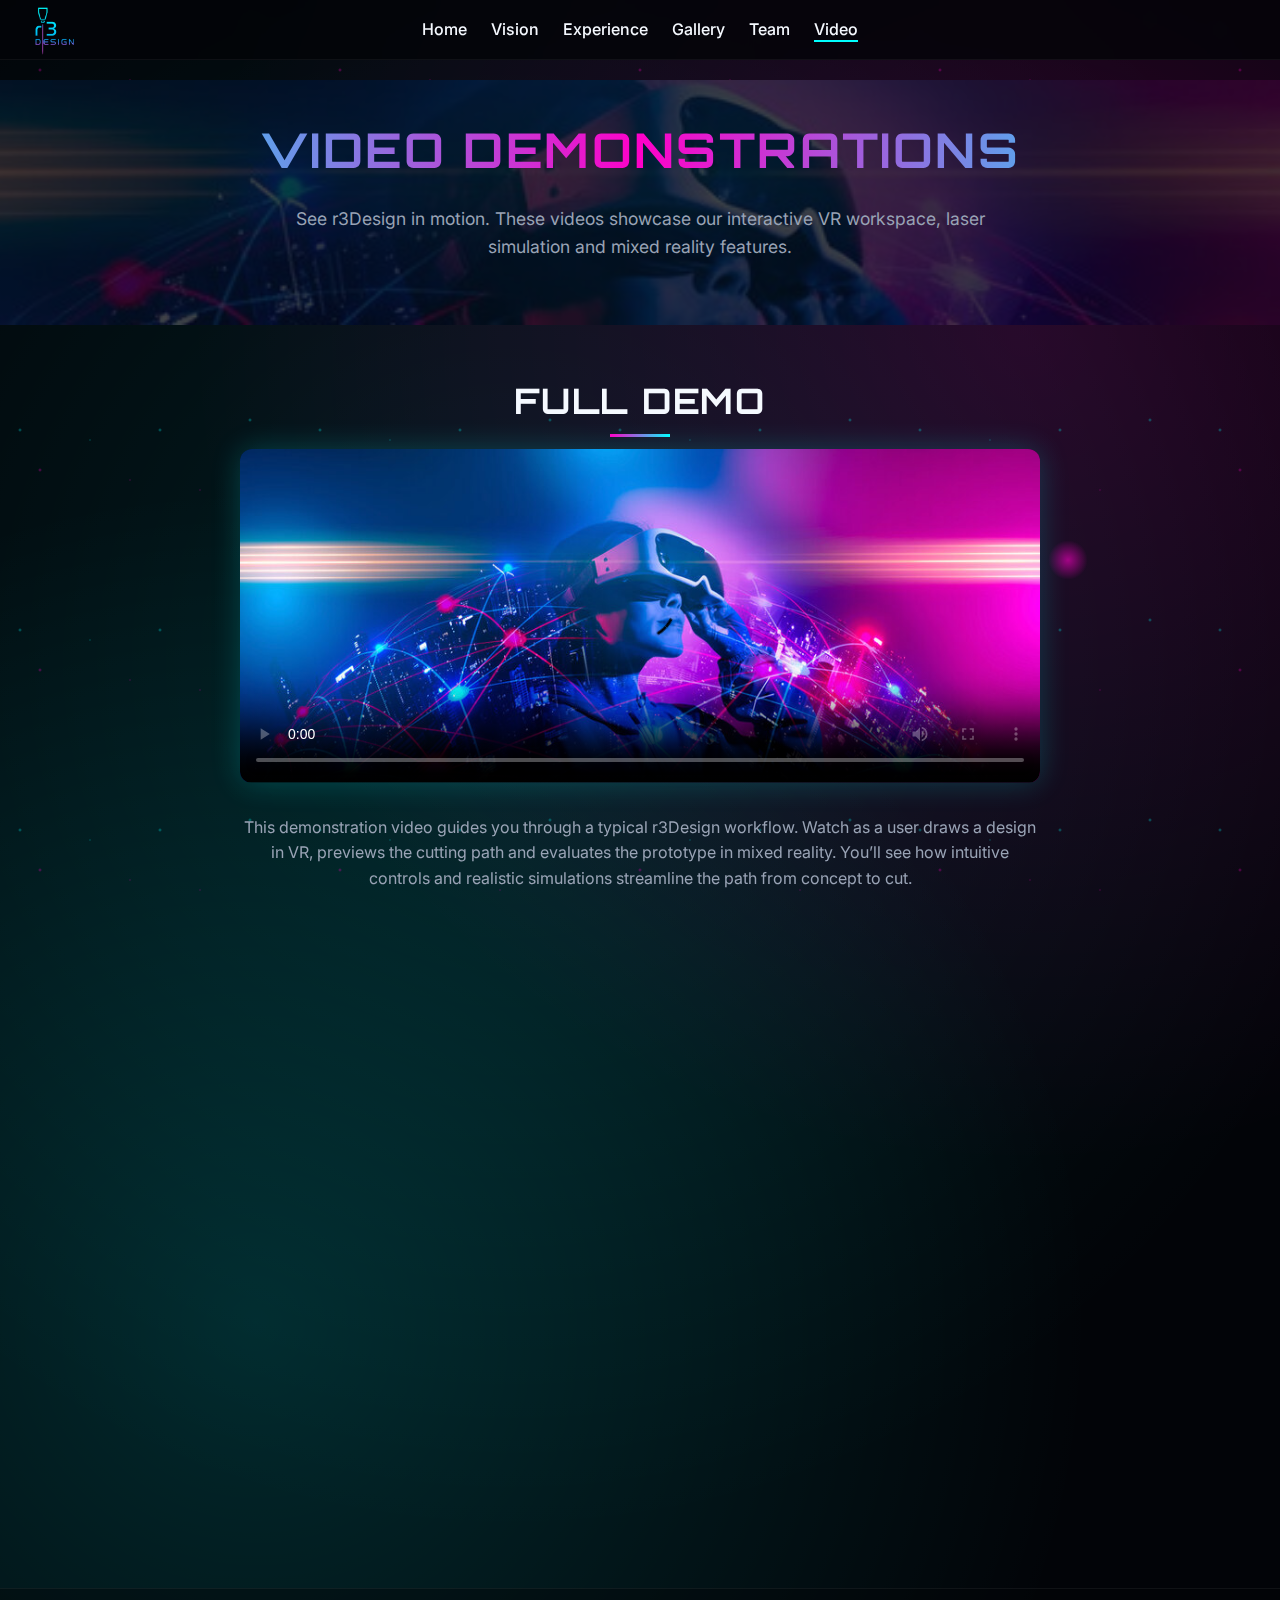
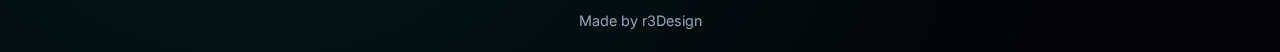
<file: video.html>
<!DOCTYPE html>
<html lang="en">
<head>
  <meta charset="UTF-8">
  <meta name="viewport" content="width=device-width, initial-scale=1.0">
  <title>Video r3Design</title>
  <link href="https://fonts.googleapis.com/css2?family=Orbitron:wght@400;700&family=Inter:wght@400;600;700&family=Poppins:wght@400;600;700&display=swap" rel="stylesheet">
  <link rel="stylesheet" href="css/style.css">
</head>
<body>
  <nav>
    <div class="logo">
      <a href="index.html" class="logo-link" aria-label="r3Design">
        <img src="assets/img/r3DesignLogo.png" alt="r3Design logo">
      </a>
    </div>
    <ul>
      <li><a href="index.html">Home</a></li>
      <li><a href="vision.html">Vision</a></li>
      <li><a href="experience.html">Experience</a></li>
      <li><a href="gallery.html">Gallery</a></li>
      <li><a href="team.html">Team</a></li>
      <li><a href="video.html" class="active">Video</a></li>
    </ul>
  </nav>
  <div class="page-wrapper">
    <header class="page-header" style="background: linear-gradient(180deg, rgba(2,4,8,0.75), rgba(2,4,8,0.75)), url('assets/img/Pages/virtual-reality-1-cutcut.jpg') center/cover no-repeat;">
      <h1>Video Demonstrations</h1>
  <p>See r3Design in motion.  These videos showcase our interactive VR workspace, laser simulation and mixed reality features.</p>
    </header>
    
      
      
    <section class="reveal">
      <h2 class="section-title">Full Demo</h2>
      <div class="video-container">
        <video controls poster="assets/img/Pages/virtual-reality-1.jpg">
          <source src="assets/demo.mp4" type="video/mp4">
          Your browser does not support the video tag.
        </video>
        <p style="max-width:800px;">
          This demonstration video guides you through a typical r3Design workflow. Watch as a user draws a design in VR, previews the cutting path and evaluates the prototype in mixed reality. You’ll see how intuitive controls and realistic simulations streamline the path from concept to cut.
        </p>
      </div>
    </section>
    <section class="reveal">
      <h2 class="section-title">Feature Spotlights</h2>
      <div class="card-grid">
        <div class="card">
          <h3>Visualize Spotlight</h3>
          <p>See how drawing on a 3D canvas empowers creativity and precision.  This segment highlights the visualization tools in action.</p>
          <img src="assets/img/Pages/virtual-reality-1.jpg" alt="Visualize spotlight" style="width:100%; border-radius:8px; margin-top:1rem; box-shadow:0 0 20px rgba(0,255,255,0.1);">
        </div>
        <div class="card">
          <h3>Create Spotlight</h3>
          <p>Discover the power of precise drawing, pattern repetition and assembly by arrangement. Watch a complex layout come together from simple shapes and lines.</p>
          <img src="assets/img/Pages/futuristic-vr-experience-stockcake.jpg" alt="Create spotlight" style="width:100%; border-radius:8px; margin-top:1rem; box-shadow:0 0 20px rgba(0,255,255,0.1);">
        </div>
        <div class="card">
          <h3>Simulate Spotlight</h3>
          <p>Explore the laser simulation engine.  See how path prediction and material parameters affect your cut before you start the machine.</p>
          <img src="assets/img/Pages/The_Future_of_Sound_AI_Voice_Cloning_for_the_Metaverse.jpg" alt="Simulate spotlight" style="width:100%; border-radius:8px; margin-top:1rem; box-shadow:0 0 20px rgba(0,255,255,0.1);">
        </div>
        <div class="card">
          <h3>Interact Spotlight</h3>
          <p>Experience mixed reality overlays.  This clip shows how prototypes appear in your real space, enabling true-scale evaluation.</p>
          <img src="assets/img/Pages/bigstock-Metaverse-Digital-Avatar-Meta-445388276-768x512.webp" alt="Interact spotlight" style="width:100%; border-radius:8px; margin-top:1rem; box-shadow:0 0 20px rgba(0,255,255,0.1);">
        </div>
      </div>
    </section>
      
      
  </div>
  <footer> Made by r3Design</footer>
  <script src="js/script.js"></script>
</body>
</html>
</file>
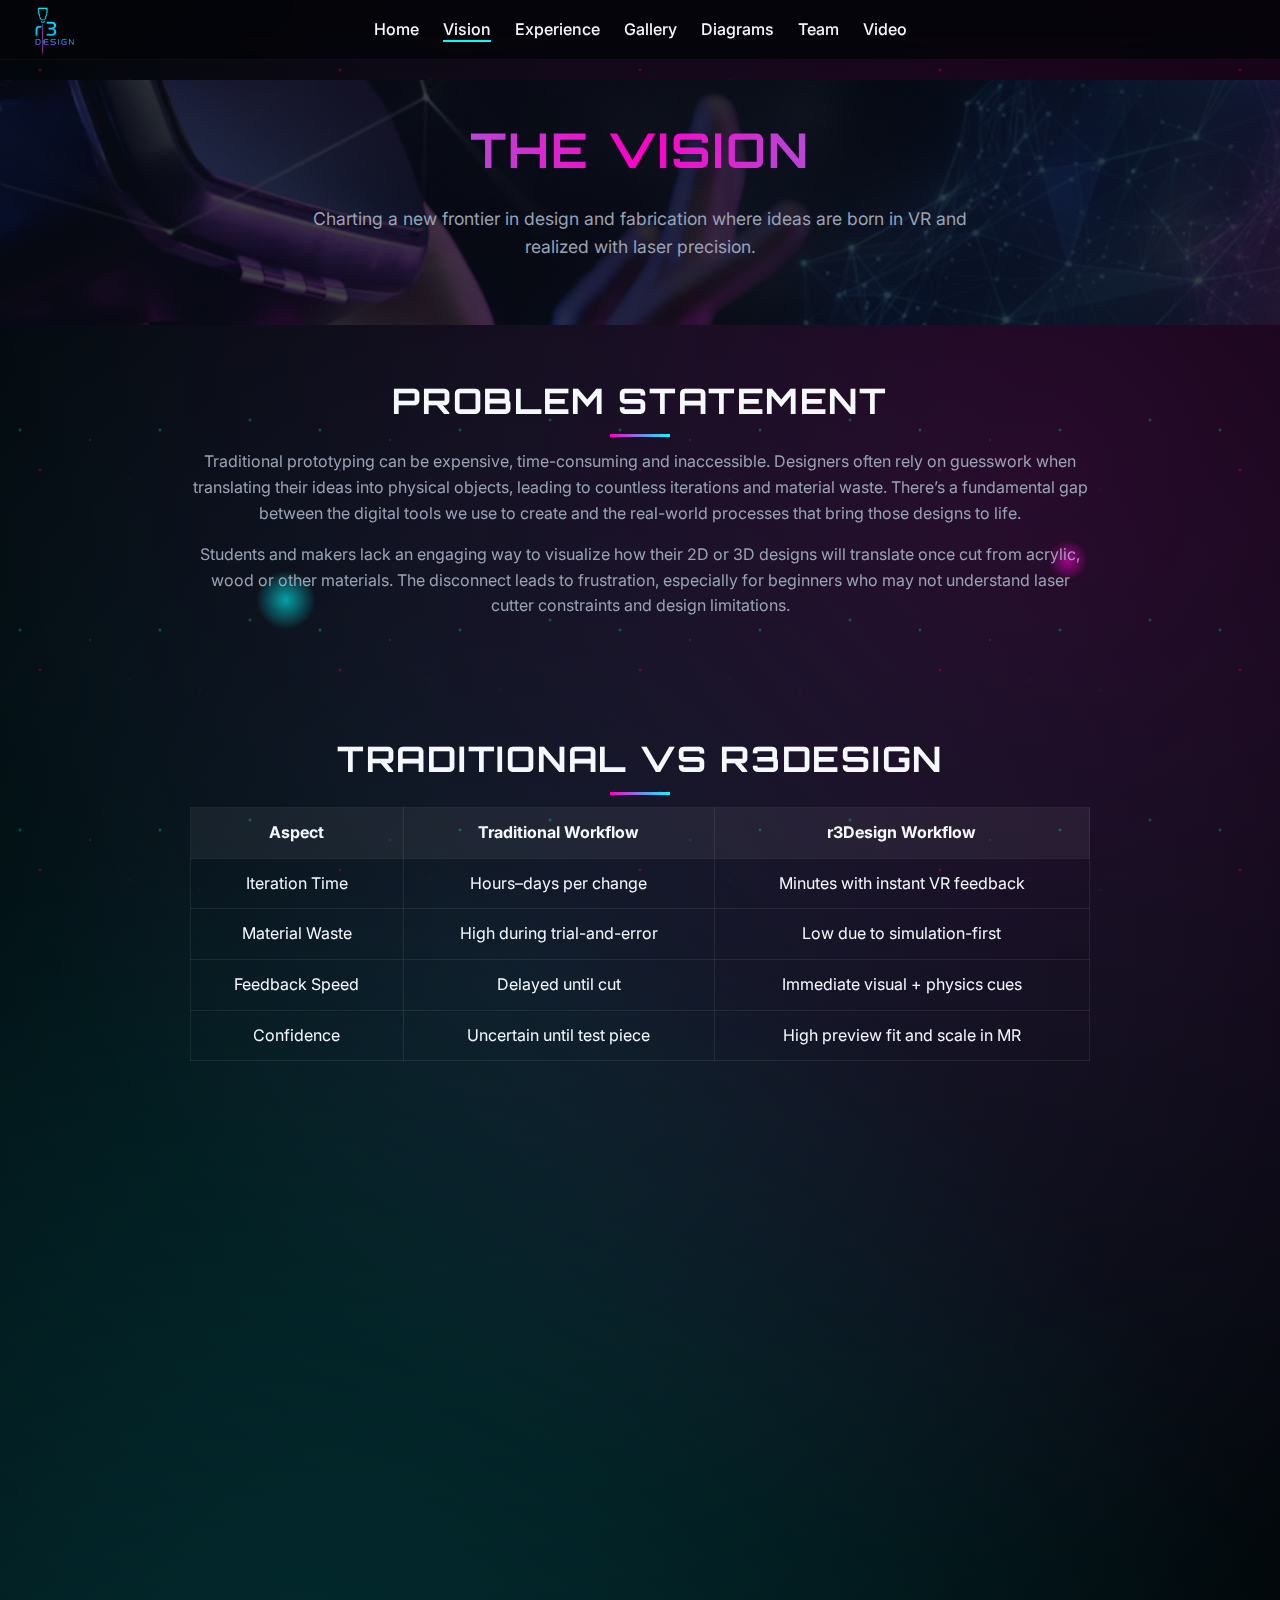
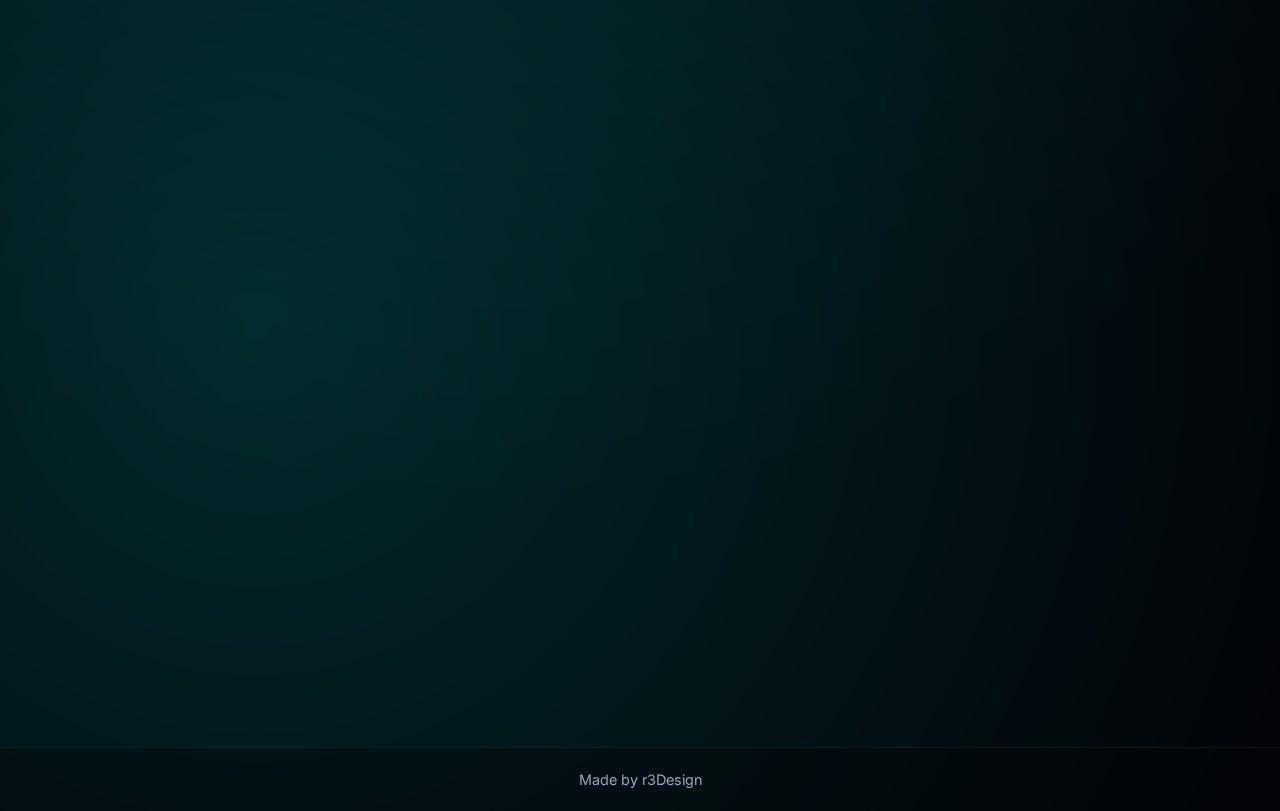
<file: vision.html>
<!DOCTYPE html>
<html lang="en">
<head>
  <meta charset="UTF-8">
  <meta name="viewport" content="width=device-width, initial-scale=1.0">
  <title>Vision r3Design</title>
  <link href="https://fonts.googleapis.com/css2?family=Orbitron:wght@400;700&family=Inter:wght@400;600;700&family=Poppins:wght@400;600;700&display=swap" rel="stylesheet">
  <link rel="stylesheet" href="css/style.css">
</head>
<body>
  <nav>
    <div class="logo">
      <a href="index.html" class="logo-link" aria-label="r3Design">
        <img src="assets/img/r3DesignLogo.png" alt="r3Design logo">
      </a>
    </div>
    <ul>
      <li><a href="index.html">Home</a></li>
      <li><a href="vision.html" class="active">Vision</a></li>
      <li><a href="experience.html">Experience</a></li>
      <li><a href="gallery.html">Gallery</a></li>
      <li><a href="diagrams.html">Diagrams</a></li>
      <li><a href="team.html">Team</a></li>
      <li><a href="video.html">Video</a></li>
    </ul>
  </nav>
  <div class="page-wrapper">
    <header class="page-header" style="background: linear-gradient(180deg, rgba(2,4,8,0.75), rgba(2,4,8,0.75)), url('assets/img/Pages/cutcut.jpg') center/cover no-repeat;">
      <h1>The Vision</h1>
      <p>Charting a new frontier in design and fabrication where ideas are born in VR and realized with laser precision.</p>
    </header>
    
      
      
    <section class="reveal">
      <h2 class="section-title">Problem Statement</h2>
      <p>
  Traditional prototyping can be expensive, time-consuming and inaccessible.  Designers often rely on guesswork when translating their ideas into physical objects, leading to countless iterations and material waste.  There’s a fundamental gap between the digital tools we use to create and the real-world processes that bring those designs to life.
      </p>
      <p>
        Students and makers lack an engaging way to visualize how their 2D or 3D designs will translate once cut from acrylic, wood or other materials.  The disconnect leads to frustration, especially for beginners who may not understand laser cutter constraints and design limitations.
      </p>
    </section>
    
    <section class="reveal">
      <h2 class="section-title">Traditional vs r3Design</h2>
      <table class="compare-table" aria-label="Traditional vs r3Design">
        <thead>
          <tr><th>Aspect</th><th>Traditional Workflow</th><th>r3Design Workflow</th></tr>
        </thead>
        <tbody>
          <tr><td>Iteration Time</td><td>Hours–days per change</td><td>Minutes with instant VR feedback</td></tr>
          <tr><td>Material Waste</td><td>High during trial-and-error</td><td>Low due to simulation-first</td></tr>
          <tr><td>Feedback Speed</td><td>Delayed until cut</td><td>Immediate visual + physics cues</td></tr>
          <tr><td>Confidence</td><td>Uncertain until test piece</td><td>High preview fit and scale in MR</td></tr>
        </tbody>
      </table>
    </section>
    <section class="reveal">
      <h2 class="section-title">Our Solution</h2>
      <div style="display:flex; flex-wrap:wrap; gap:2rem; align-items:center;">
        <div style="flex:1 1 350px;">
          <p>
            r3Design solves this problem by immersing designers in a virtual workshop. With a VR headset, you can sketch and refine your design in three dimensions. Our built-in laser simulation engine previews the exact cutting path, complete with speed and material interaction, enabling you to validate your design before committing a single sheet of material.
          </p>
          <p>
            r3Design fits seamlessly into existing workflows by supporting common design exports. Users can bring sketches into other tools if needed, review them in VR and then export ready-to-cut files. The system also leverages mixed-reality passthrough so you can overlay your design onto the real world at true scale, providing invaluable spatial context.
          </p>
        </div>
        <div style="flex:1 1 350px; text-align:center;">
          <img src="assets/img/vision.jpg" alt="VR Vision" style="width:100%; max-width:500px; border-radius:12px; box-shadow:0 0 40px rgba(0,255,255,0.1);">
        </div>
      </div>
    </section>
    <section class="reveal">
      <h2 class="section-title">Innovation & Impact</h2>
      <p>
  r3Design is more than a tool. It’s a paradigm shift for makers.  By marrying immersive virtual design with real-world fabrication, we shorten the feedback loop and lower the barrier to entry for laser cutting.  The result is fewer mistakes, faster iteration cycles and a newfound ability to experiment fearlessly.
      </p>
      <p>
  Through classroom deployment, r3Design empowers students to visualize geometry, measurement and fabrication processes in ways that textbooks cannot convey.  Makers gain an intuitive understanding of scale and material behaviors.  And industry professionals can accelerate product development by catching design flaws early.
      </p>
    </section>
    <section class="reveal center">
      <h2 class="section-title">Where Next?</h2>
      <p>
  The vision doesn’t end here.  Imagine sharing your VR prototypes across a network of makers, collaborating in real time, or using AI driven suggestions to optimize material usage and structural integrity.  r3Design lays the foundation for a future where fabrication becomes as fluid and creative as drawing on paper.
      </p>
      <a href="experience.html" class="btn" style="margin-top:1rem;">Explore the Experience</a>
    </section>
      
      
  </div>
  <footer> Made by r3Design</footer>
  <script src="js/script.js"></script>
</body>
</html>
</file>
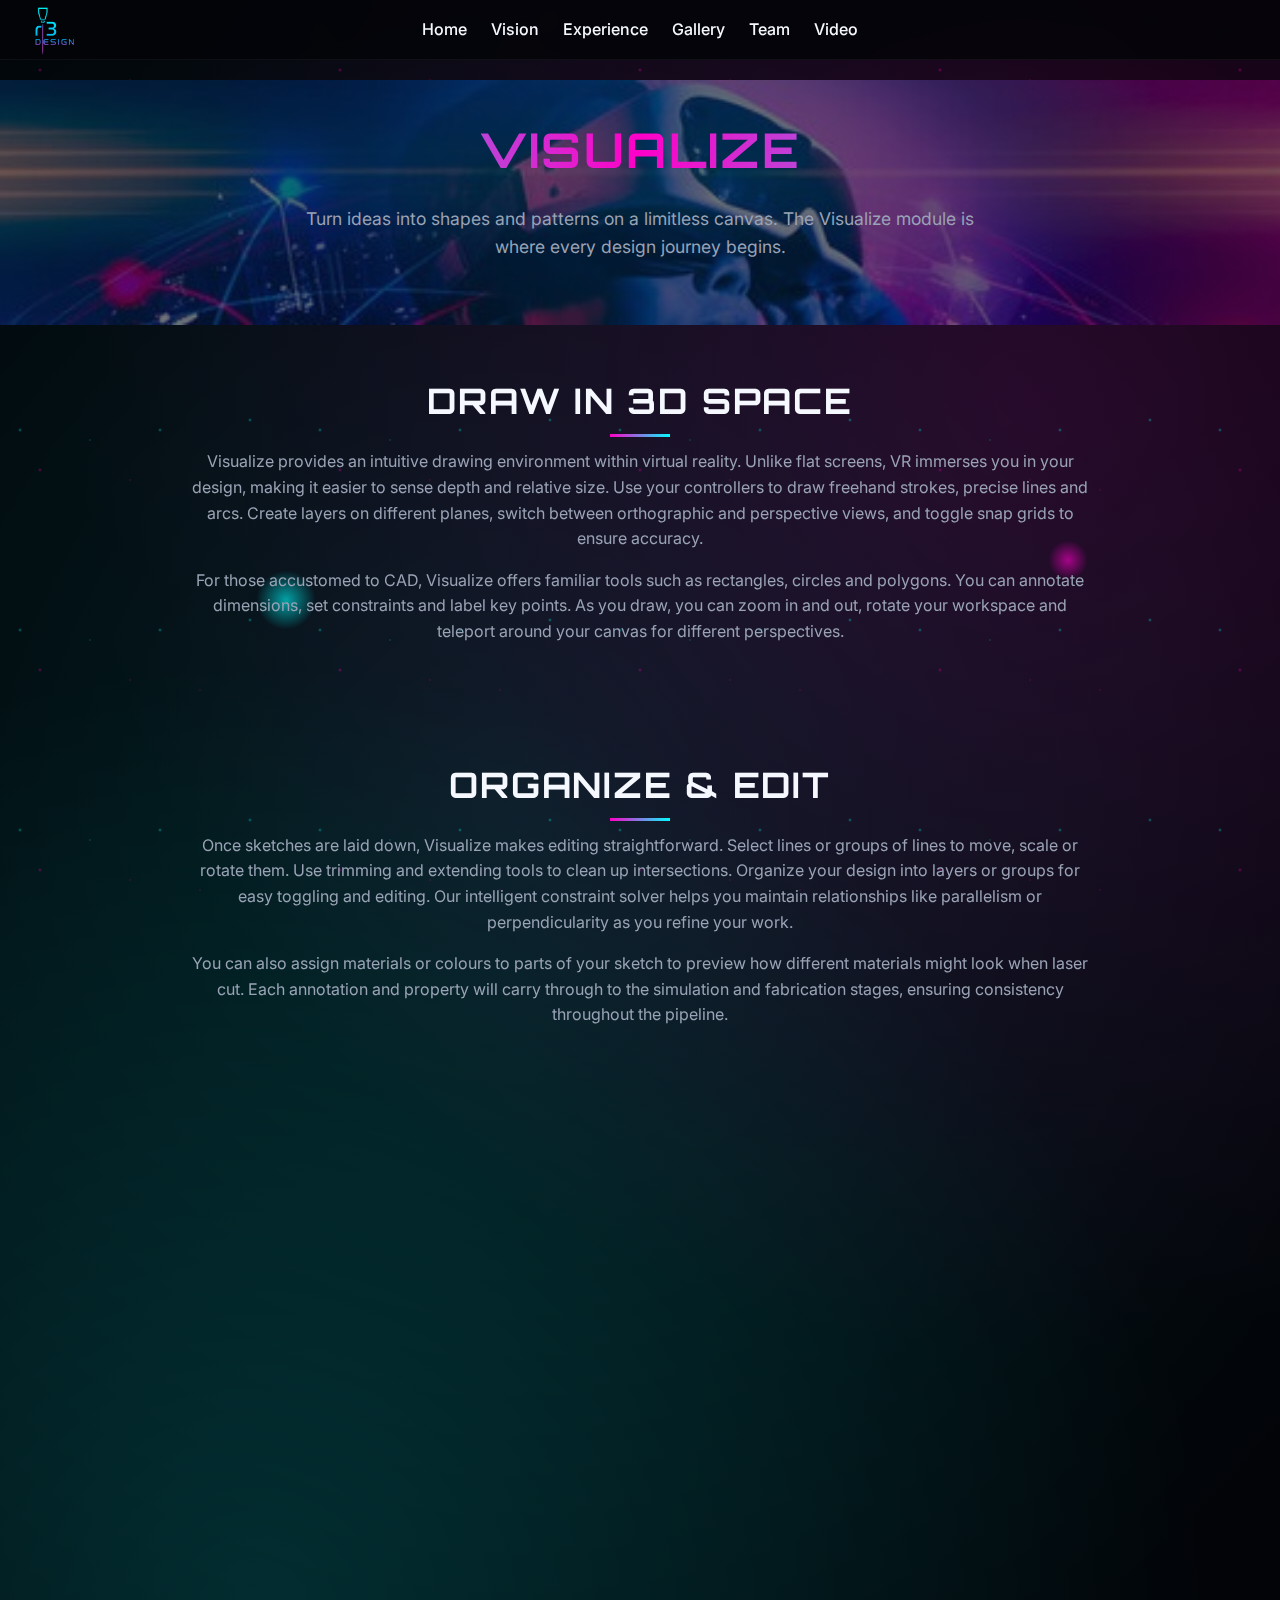
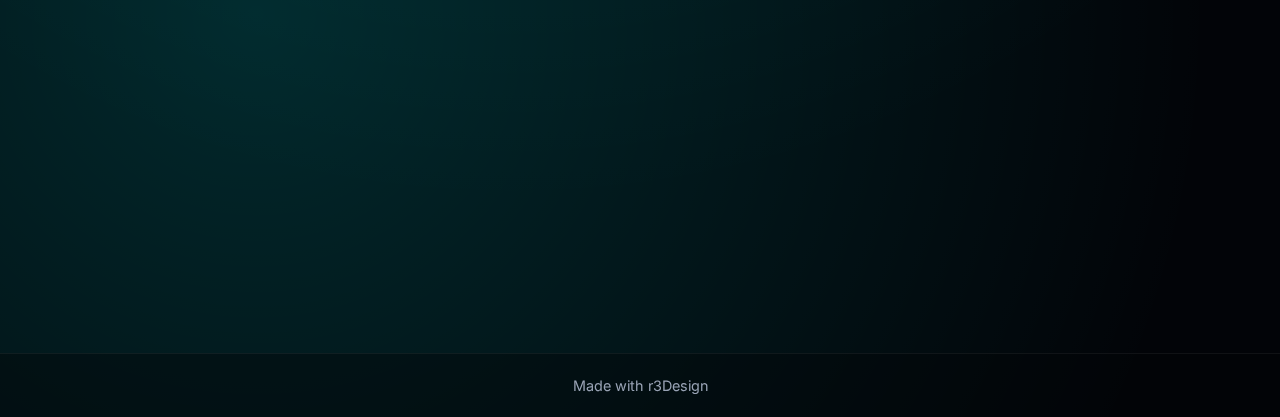
<file: visualize.html>
<!DOCTYPE html>
<html lang="en">
<head>
  <meta charset="UTF-8">
  <meta name="viewport" content="width=device-width, initial-scale=1.0">
  <title>Visualize r3Design</title>
  <link href="https://fonts.googleapis.com/css2?family=Orbitron:wght@400;700&family=Inter:wght@400;600;700&family=Poppins:wght@400;600;700&display=swap" rel="stylesheet">
  <link rel="stylesheet" href="css/style.css">
</head>
<body>
  <nav>
    <div class="logo">
      <a href="index.html" class="logo-link" aria-label="r3Design">
        <img src="assets/img/r3DesignLogo.png" alt="r3Design logo">
      </a>
    </div>
    <ul>
      <li><a href="index.html">Home</a></li>
      <li><a href="vision.html">Vision</a></li>
      <li><a href="experience.html">Experience</a></li>
      <li><a href="gallery.html">Gallery</a></li>
      <li><a href="team.html">Team</a></li>
      <li><a href="video.html">Video</a></li>
    </ul>
  </nav>
  <div class="page-wrapper">
    <header class="page-header" style="background: linear-gradient(180deg, rgba(2,4,8,0.55), rgba(2,4,8,0.55)), url('assets/img/Pages/virtual-reality-1-cutcut.jpg') center/cover no-repeat;">
      <h1>Visualize</h1>
      <p>Turn ideas into shapes and patterns on a limitless canvas.  The Visualize module is where every design journey begins.</p>
    </header>
    
      
      
    <section class="reveal">
      <h2 class="section-title">Draw in 3D Space</h2>
      <p>
        Visualize provides an intuitive drawing environment within virtual reality.  Unlike flat screens, VR immerses you in your design, making it easier to sense depth and relative size.  Use your controllers to draw freehand strokes, precise lines and arcs.  Create layers on different planes, switch between orthographic and perspective views, and toggle snap grids to ensure accuracy.
      </p>
      <p>
        For those accustomed to CAD, Visualize offers familiar tools such as rectangles, circles and polygons.  You can annotate dimensions, set constraints and label key points.  As you draw, you can zoom in and out, rotate your workspace and teleport around your canvas for different perspectives.
      </p>
    </section>
    <section class="reveal">
      <h2 class="section-title">Organize & Edit</h2>
      <p>
        Once sketches are laid down, Visualize makes editing straightforward.  Select lines or groups of lines to move, scale or rotate them.  Use trimming and extending tools to clean up intersections.  Organize your design into layers or groups for easy toggling and editing.  Our intelligent constraint solver helps you maintain relationships like parallelism or perpendicularity as you refine your work.
      </p>
      <p>
        You can also assign materials or colours to parts of your sketch to preview how different materials might look when laser cut.  Each annotation and property will carry through to the simulation and fabrication stages, ensuring consistency throughout the pipeline.
      </p>
    </section>
    <section class="reveal">
      <h2 class="section-title">Example Workflow</h2>
      <p>
  Imagine designing a custom phone stand. You start by drawing the outline of the base and back support on different planes. Using the line and arc tools, you sketch the profile, constrain the angles and specify dimensions. With layers, you separate decorative engravings from structural elements. After refining curves and aligning edges, your sketch is ready for assembly and simulation within the app.
      </p>
      <img src="assets/img/Pages/virtual-reality-1.jpg" alt="Visualize example" style="width:100%; max-width:800px; border-radius:12px; margin-top:1rem; box-shadow:0 0 30px rgba(0,255,255,0.1);">
    </section>
    <section class="reveal center">
      <a href="experience.html#visualize" class="btn" style="margin-top:2rem;">Back to Experience</a>
    </section>
      
      
  </div>
  <footer>Made with r3Design</footer>
  <script src="js/script.js"></script>
</body>
</html>
</file>
<file: css/style.css>
/*
 * Global stylesheet for the multi-page r3Design showcase.
 * Defines variables, typography, navigation, layouts and animations.
 */

:root {
  --color-bg: #020408;
  --color-bg-alt: #0a0e17;
  --color-cyan: #00ffff;
  --color-magenta: #ff00c8;
  --color-white: #f5f9ff;
  --color-gray: #99a3b5;
  --nav-height: 60px;
  --left-hero-offset: 22rem;
  --right-hero-offset: 52rem;
}

/* Feature rows for Experience page: alternate text and media left/right */
.feature {
  padding-top: 2rem;
  padding-bottom: 2rem;
}

.feature-row {
  display: flex;
  align-items: center;
  gap: 2rem;
  justify-content: center;
  flex-wrap: wrap;
}

.feature-text {
  flex: 1 1 500px;
  min-width: 280px;
}

.feature-media {
  flex: 0 0 380px;
  display: flex;
  align-items: center;
  justify-content: center;
  min-width: 220px;
}

.feature--reverse .feature-row {
  flex-direction: row-reverse;
}

/* Image placeholder styling */
.img-placeholder {
  width: 320px;
  height: 220px;
  border-radius: 12px;
  background: linear-gradient(135deg, rgba(255, 255, 255, 0.03), rgba(255, 255, 255, 0.02));
  border: 1px dashed rgba(255, 255, 255, 0.06);
  display: flex;
  align-items: center;
  justify-content: center;
  color: var(--color-gray);
  font-weight: 600;
  text-align: center;
  padding: 1rem;
}

/* Make sure alternating layout stacks nicely on smaller screens */
@media (max-width: 900px) {
  .feature-row {
    flex-direction: column;
  }

  .feature-media {
    order: 2;
  }

  .feature-text {
    order: 1;
  }

  .img-placeholder {
    width: 100%;
    max-width: 560px;
    height: 200px;
  }
}

/* Reset basic elements */
* {
  margin: 0;
  padding: 0;
  box-sizing: border-box;
}

body {
  font-family: 'Inter', 'Poppins', sans-serif;
  background:
    radial-gradient(circle at 20% 80%, rgba(0, 255, 255, 0.15) 0%, transparent 50%),
    radial-gradient(circle at 80% 20%, rgba(255, 0, 200, 0.15) 0%, transparent 50%),
    radial-gradient(circle at 40% 40%, rgba(0, 255, 255, 0.1) 0%, transparent 70%),
    var(--color-bg);
  color: var(--color-white);
  line-height: 1.6;
  overflow-x: hidden;
  animation: bgShift 20s ease-in-out infinite alternate;
  position: relative;
}

/* Side layout with left/right images framing the content */
.side-layout {
  display: grid;
  grid-template-columns: 280px minmax(0, 1fr) 280px;
  gap: 1.5rem;
  align-items: start;
  padding: 0 1rem;
}

.side-col {
  /* Keep side columns subtle and unobtrusive */
  opacity: 0.95;
}

.side-image {
  width: 100%;
  display: block;
  border-radius: 12px;
  background: linear-gradient(135deg, rgba(255, 255, 255, 0.06), rgba(255, 255, 255, 0.03));
  border: 1px dashed rgba(255, 255, 255, 0.08);
  box-shadow: 0 0 24px rgba(0, 255, 255, 0.08);
  aspect-ratio: 2 / 3;
  /* larger portrait */
  object-fit: cover;
  /* if used on <img>, contain nicely */
  position: sticky;
  top: calc(var(--nav-height) + 20px);
  opacity: 0.75;
  transform: scale(0.98);
  transition: transform 0.35s ease, opacity 0.35s ease;
}

/* Fine-tuned vertical placement on index without adding gaps */
.left-hero {
  margin-top: var(--left-hero-offset);
}

.right-hero {
  margin-top: var(--right-hero-offset);
}

/* Active state applied by JS on scroll */
.side-image.is-visible {
  opacity: 1;
  transform: scale(1);
}

/* Slightly different tint left vs right for visual balance */
.side-col.left .side-image {
  background: linear-gradient(135deg, rgba(0, 255, 255, 0.08), rgba(255, 255, 255, 0.03));
}

.side-col.right .side-image {
  background: linear-gradient(135deg, rgba(255, 0, 200, 0.08), rgba(255, 255, 255, 0.03));
}

/* Hide side images on narrower screens; keep content full width */
@media (max-width: 1100px) {
  .side-layout {
    grid-template-columns: 1fr;
    gap: 0;
    padding: 0;
  }

  .side-col {
    display: none;
  }
}

@keyframes bgShift {
  0% {
    background-size: 100% 100%, 100% 100%, 100% 100%, auto;
    background-position: 0% 0%, 100% 100%, 50% 50%, 0 0;
  }

  100% {
    background-size: 120% 120%, 120% 120%, 140% 140%, auto;
    background-position: 100% 100%, 0% 0%, 0% 100%, 0 0;
  }
}

h1,
h2,
h3,
h4 {
  font-family: 'Orbitron', 'Poppins', sans-serif;
  text-transform: uppercase;
  letter-spacing: 0.05em;
  margin-bottom: 1rem;
  color: var(--color-white);
}

p {
  margin-bottom: 1rem;
  color: var(--color-gray);
  max-width: 800px;
}

a {
  color: var(--color-cyan);
  text-decoration: none;
  transition: color 0.2s ease;
}

a:hover {
  color: var(--color-magenta);
}

/* Buttons */
.btn {
  display: inline-block;
  padding: 12px 24px;
  margin: 0 10px;
  border-radius: 8px;
  font-weight: 500;
  text-decoration: none;
  transition: all 0.3s ease;
  border: 2px solid transparent;
}

.btn-primary {
  background: linear-gradient(135deg, var(--color-cyan), var(--color-magenta));
  color: var(--color-white);
  border-color: var(--color-cyan);
}

.btn-primary:hover {
  transform: translateY(-2px);
  box-shadow: 0 5px 15px rgba(0, 255, 255, 0.4);
}

.btn-secondary {
  background: transparent;
  color: var(--color-cyan);
  border-color: var(--color-cyan);
}

.btn-secondary:hover {
  background: var(--color-cyan);
  color: var(--color-bg);
}

/* CTA Buttons Container */
.cta-buttons {
  display: flex;
  justify-content: center;
  gap: 1rem;
  margin-top: 2rem;
}

/* Navigation bar */
nav {
  position: fixed;
  top: 0;
  left: 0;
  width: 100%;
  height: var(--nav-height);
  display: flex;
  align-items: center;
  justify-content: center;
  padding: 0 2rem;
  z-index: 1000;
  background: rgba(2, 4, 8, 0.8);
  backdrop-filter: blur(10px);
  border-bottom: 1px solid rgba(255, 255, 255, 0.05);
}

nav .logo {
  display: flex;
  align-items: center;
}

/* Logo link and svg sizing (placeholder) */
.logo-link {
  display: inline-flex;
  width: 44px;
  height: 44px;
  align-items: center;
  justify-content: center;
}

.logo-link svg {
  width: 32px;
  height: 32px;
  display: block;
}

/* If the logo is an image, ensure it fits the nav */
.logo-link img {
  display: block;
  width: auto;
  height: 80px;
}

/* Keep the logo visually at the left on wide screens while links are centered */
nav .logo {
  position: absolute;
  left: 2rem;
}

nav ul {
  list-style: none;
  display: flex;
  gap: 1.5rem;
}

/* Nav toggle (hamburger) - hidden on desktop */
.nav-toggle {
  display: none;
  background: transparent;
  border: 2px solid rgba(255, 255, 255, 0.06);
  color: var(--color-white);
  width: 42px;
  height: 42px;
  border-radius: 8px;
  align-items: center;
  justify-content: center;
  cursor: pointer;
}

.nav-toggle:focus {
  outline: 3px solid rgba(0, 255, 255, 0.12);
}

nav ul li a {
  font-family: 'Inter', sans-serif;
  font-weight: 500;
  color: var(--color-white);
  position: relative;
  padding-bottom: 3px;
}

nav ul li a::after {
  content: '';
  position: absolute;
  left: 0;
  bottom: 0;
  width: 0;
  height: 2px;
  background: var(--color-cyan);
  transition: width 0.3s ease;
}

nav ul li a:hover::after,
nav ul li a.active::after {
  width: 100%;
}

/* Page wrapper adds top padding to offset fixed nav */
.page-wrapper {
  padding-top: calc(var(--nav-height) + 20px);
}

/* Page header section - lowered opacity for more transparency while keeping animations visible */
.page-header {
  text-align: center;
  padding: 2rem 2rem;
  position: relative;
  overflow: hidden;
  background: rgba(2, 4, 8, 0.7);
  /* Darker overlay for improved contrast */
  backdrop-filter: blur(5px);
  /* Subtle blur to enhance transparency feel */
}

.page-header h1 {
  font-size: 3rem;
  margin-bottom: 1rem;
  background-image: linear-gradient(90deg, var(--color-cyan), var(--color-magenta), var(--color-cyan));
  -webkit-background-clip: text;
  background-clip: text;
  color: transparent;
  animation: gradientShift 6s linear infinite;
}

.page-header p {
  margin: 0 auto 2rem;
  max-width: 700px;
  font-size: 1.1rem;
  color: var(--color-gray);
}

/* Full-page Animations */
.hero-animation {
  position: fixed;
  top: 0;
  left: 0;
  width: 100vw;
  height: 100vh;
  z-index: -1;
  pointer-events: none;
}

.floating-orb {
  position: absolute;
  width: 40px;
  height: 40px;
  background: radial-gradient(circle, var(--color-cyan) 0%, transparent 70%);
  border-radius: 50%;
  opacity: 0.6;
  animation: float 6s ease-in-out infinite;
}

.orb-1 {
  top: 20%;
  left: 10%;
  animation-delay: 0s;
  animation-duration: 8s;
}

.orb-2 {
  top: 60%;
  right: 15%;
  background: radial-gradient(circle, var(--color-magenta) 0%, transparent 70%);
  animation-delay: -2s;
  animation-duration: 10s;
}

.orb-3 {
  bottom: 30%;
  left: 20%;
  width: 60px;
  height: 60px;
  animation-delay: -4s;
  animation-duration: 7s;
}

@keyframes float {

  0%,
  100% {
    transform: translateY(0px) rotate(0deg);
    opacity: 0.6;
  }

  50% {
    transform: translateY(-20px) rotate(180deg);
    opacity: 0.3;
  }
}

.particle-field {
  position: absolute;
  top: 0;
  left: 0;
  width: 100%;
  height: 100%;
  background-image:
    radial-gradient(2px 2px at 20px 30px, var(--color-cyan), transparent),
    radial-gradient(2px 2px at 40px 70px, var(--color-magenta), transparent),
    radial-gradient(1px 1px at 90px 40px, var(--color-cyan), transparent),
    radial-gradient(1px 1px at 130px 80px, var(--color-magenta), transparent),
    radial-gradient(2px 2px at 160px 30px, var(--color-cyan), transparent),
    radial-gradient(1px 1px at 200px 90px, var(--color-magenta), transparent),
    radial-gradient(2px 2px at 250px 20px, var(--color-cyan), transparent);
  background-repeat: repeat;
  background-size: 300px 200px;
  animation: drift 15s linear infinite;
  opacity: 0.4;
}

@keyframes drift {
  from {
    transform: translateX(0) translateY(0);
  }

  to {
    transform: translateX(-30px) translateY(-15px);
  }
}

@keyframes gradientShift {
  0% {
    background-position: 0% 0;
  }

  100% {
    background-position: 200% 0;
  }
}

/* Generic section styling */
section {
  padding: 3.5rem 2rem;
  max-width: 1200px;
  margin: 0 auto;
  text-align: center;
  /* Ensure all sections are centered */
}

.section-title {
  font-size: 2.2rem;
  margin-bottom: 1.5rem;
  position: relative;
  text-align: center;
}

.section-title::after {
  content: '';
  position: absolute;
  left: 50%;
  bottom: -8px;
  transform: translateX(-50%);
  width: 60px;
  height: 3px;
  background: linear-gradient(90deg, var(--color-magenta), var(--color-cyan));
}

/* Center and constrain paragraphs inside reveal sections (e.g. the "What is r3Design?" section) */
section.reveal p {
  margin: 0.5rem auto 1rem;
  /* center block and add vertical spacing */
  max-width: 900px;
  /* keep line-length readable */
  text-align: center;
  /* center-align the paragraph text */
}

/* Card style used on Experience and Team pages */
.card-grid {
  display: grid;
  grid-template-columns: repeat(auto-fit, minmax(250px, 1fr));
  gap: 1.25rem;
  justify-content: center;
  /* Center the grid if uneven */
}

.card {
  background: rgba(255, 255, 255, 0.03);
  border: 1px solid rgba(255, 255, 255, 0.08);
  border-radius: 12px;
  padding: 1.25rem;
  backdrop-filter: blur(10px);
  transition: transform 0.3s ease, box-shadow 0.3s ease;
  box-shadow: 0 0 20px rgba(0, 255, 255, 0.05);
  position: relative;
  text-align: center;
  max-width: 280px;
  /* Slightly smaller so four fit */
  margin: 0 auto;
}

.card:hover {
  transform: translateY(-8px);
  box-shadow: 0 0 40px rgba(0, 255, 255, 0.4);
}

.card h3 {
  font-size: 1.4rem;
  margin-bottom: 0.5rem;
  color: var(--color-white);
}

.card p {
  font-size: 0.9rem;
  color: var(--color-gray);
  margin-bottom: 1rem;
}

.card .icon {
  font-size: 2rem;
  margin-bottom: 0.5rem;
  color: var(--color-cyan);
}

/* Experience page feature icons (optional) */
.icon {
  font-size: 2rem;
  margin-bottom: 0.5rem;
  color: var(--color-cyan);
}

/* Gallery page */
.gallery-grid {
  display: grid;
  grid-template-columns: repeat(auto-fit, minmax(280px, 1fr));
  gap: 100px;
  justify-content: center;
}

.gallery-grid img {
  width: 100%;
  height: auto;
  border-radius: 12px;
  box-shadow: 0 0 30px rgba(0, 255, 255, 0.1);
  transition: transform 0.3s ease, box-shadow 0.3s ease;
}

.gallery-grid img:hover {
  transform: scale(1.05);
  box-shadow: 0 0 40px rgba(0, 255, 255, 0.4);
}

/* Comparison table */
.compare-table {
  width: 100%;
  border-collapse: collapse;
  margin: 1rem auto 0;
  max-width: 900px;
}

.compare-table th,
.compare-table td {
  padding: 0.75rem 1rem;
  border: 1px solid rgba(255, 255, 255, 0.08);
}

.compare-table th {
  background: rgba(255, 255, 255, 0.06);
}

/* Story steps */
.steps-grid {
  display: grid;
  grid-template-columns: repeat(3, 1fr);
  gap: 1rem;
  align-items: center;
}

.step {
  background: rgba(255, 255, 255, 0.03);
  border: 1px solid rgba(255, 255, 255, 0.08);
  border-radius: 12px;
  padding: 1rem;
}

.arrow {
  font-size: 2rem;
  opacity: 0.5;
}

/* Footer */
footer {
  text-align: center;
  color: var(--color-gray);
  padding: 1.25rem;
  border-top: 1px solid rgba(255, 255, 255, 0.06);
  background: rgba(2, 4, 8, 0.4);
  margin-top: 2rem;
  font-size: 0.9rem;
}

/* Tabs (diagrams page) */
.tabs { margin-top: 0.5rem; }
.tab-buttons {
  display: flex;
  flex-wrap: wrap;
  gap: 0.5rem;
  margin-bottom: 1rem;
}
.tab-buttons [role="tab"] {
  padding: 0.5rem 0.75rem;
  border-radius: 8px;
  border: 1px solid rgba(255,255,255,0.12);
  background: rgba(255,255,255,0.04);
  color: var(--color-white);
  cursor: pointer;
}
.tab-buttons [role="tab"].active,
.tab-buttons [role="tab"]:hover {
  border-color: var(--color-cyan);
  box-shadow: 0 0 18px rgba(0,255,255,0.2) inset;
}
.tab-content { background: rgba(255,255,255,0.03); border: 1px solid rgba(255,255,255,0.08); border-radius: 12px; padding: 1rem; }
.tab-panel { display: none; }
.tab-panel.active { display: block; }
.diagram-figure { margin: 0; text-align: center; }
.diagram-figure img { width: 100%; max-width: 1100px; border-radius: 12px; box-shadow: 0 0 30px rgba(0,255,255,0.15); cursor: zoom-in; }
.diagram-figure figcaption { margin-top: 0.5rem; color: var(--color-gray); font-size: 0.95rem; }
/* Smaller variant for tall/compact diagrams */
.diagram-figure--small img { max-width: 420px; max-height: 520px; }

/* Scroll progress bar */
.scroll-progress {
  position: fixed;
  top: 0;
  left: 0;
  height: 3px;
  width: 0;
  background: linear-gradient(90deg, var(--color-magenta), var(--color-cyan));
  z-index: 2000;
}

/* Large screens: force four columns and tighten spacing */
@media (min-width: 1200px) {
  .card-grid {
    grid-template-columns: repeat(4, minmax(0, 1fr));
    gap: 1.25rem;
  }

  section {
    padding-top: 3rem;
    padding-bottom: 3rem;
  }

  .section-title {
    margin-bottom: 1.25rem;
  }
}

/* Team page */
.team-card {
  background: rgba(255, 255, 255, 0.03);
  border: 1px solid rgba(255, 255, 255, 0.08);
  border-radius: 12px;
  padding: 1.5rem;
  text-align: center;
  position: relative;
  overflow: hidden;
  box-shadow: 0 0 20px rgba(0, 255, 255, 0.05);
  transition: transform 0.3s ease, box-shadow 0.3s ease;
  max-width: 300px;
  /* Limit for centering */
  margin: 0 auto;
}

.team-card:hover {
  transform: translateY(-8px);
  box-shadow: 0 0 40px rgba(0, 255, 255, 0.4);
}

.team-card .avatar {
  width: 100%;
  height: 200px;
  border-radius: 8px;
  background: linear-gradient(135deg, var(--color-magenta), var(--color-cyan));
  margin-bottom: 1rem;
  display: flex;
  align-items: center;
  justify-content: center;
  color: var(--color-white);
  font-size: 1.5rem;
  font-weight: 700;
}

/* If avatars are images, make them cover the avatar area */
.team-card .avatar img {
  width: 100%;
  height: 100%;
  object-fit: cover;
  display: block;
  border-radius: 8px;
}

.team-card h3 {
  font-size: 1rem;
  margin-bottom: 0.25rem;
}

.team-card span.role {
  font-size: 0.8rem;
  color: var(--color-gray);
  display: block;
  margin-bottom: 0.5rem;
}

.team-card p.bio {
  font-size: 0.75rem;
  color: var(--color-gray);
}

/* Video page */
.video-container {
  display: flex;
  flex-direction: column;
  align-items: center;
  gap: 1.5rem;
}

.video-container video {
  width: 100%;
  max-width: 800px;
  border-radius: 12px;
  box-shadow: 0 0 30px rgba(0, 255, 255, 0.2);
}

/* Utility classes */
.center {
  text-align: center;
}

/* Scroll reveal base styles */
.reveal {
  opacity: 0;
  transform: translateY(50px);
  transition: opacity 0.8s ease-out, transform 0.8s ease-out;
}

.reveal.visible {
  opacity: 1;
  transform: translateY(0);
}

/* Responsive */
@media (max-width: 768px) {
  nav {
    padding: 0 1rem;
    height: auto;
    /* allow nav to expand vertically */
    align-items: flex-start;
    position: relative;
    /* logo returns to document flow */
  }

  /* logo should sit inline on mobile */
  nav .logo {
    position: static;
    margin: 0.5rem 0;
  }

  /* Hide nav by default on small screens; toggle will show it */
  .nav-toggle {
    display: inline-flex;
    position: absolute;
    right: 1rem;
    top: 10px;
    z-index: 1500;
  }

  nav ul {
    gap: 0.75rem;
    display: none;
    /* hidden until opened */
    flex-direction: column;
    /* stack links for easier tapping */
    align-items: center;
    width: 100%;
    padding: 0.5rem 0 1rem 0;
    margin-top: 0.25rem;
    background: rgba(2, 4, 8, 0.9);
    border-bottom-left-radius: 8px;
    border-bottom-right-radius: 8px;
  }

  nav.nav-open ul {
    display: flex;
    /* when nav has .nav-open, show the menu */
  }

  nav ul li {
    width: 100%;
    text-align: center;
  }

  nav ul li a {
    display: block;
    padding: 12px 16px;
    /* larger tap area */
    width: 100%;
  }

  .page-header h1 {
    font-size: 2.2rem;
  }

  .section-title {
    font-size: 1.8rem;
  }

  .btn {
    display: block;
    margin: 10px auto;
    width: 200px;
  }

  .cta-buttons {
    display: flex;
    flex-direction: column;
    align-items: center;
    gap: 1rem;
  }

  .floating-orb {
    width: 30px;
    height: 30px;
  }

  .orb-3 {
    width: 40px;
    height: 40px;
  }

  .card-grid,
  .gallery-grid {
    grid-template-columns: 1fr;
    /* Stack single column on mobile for better centering */
  }

  .card,
  .team-card {
    max-width: 100%;
    /* Full width on mobile */
  }
}
</file>
